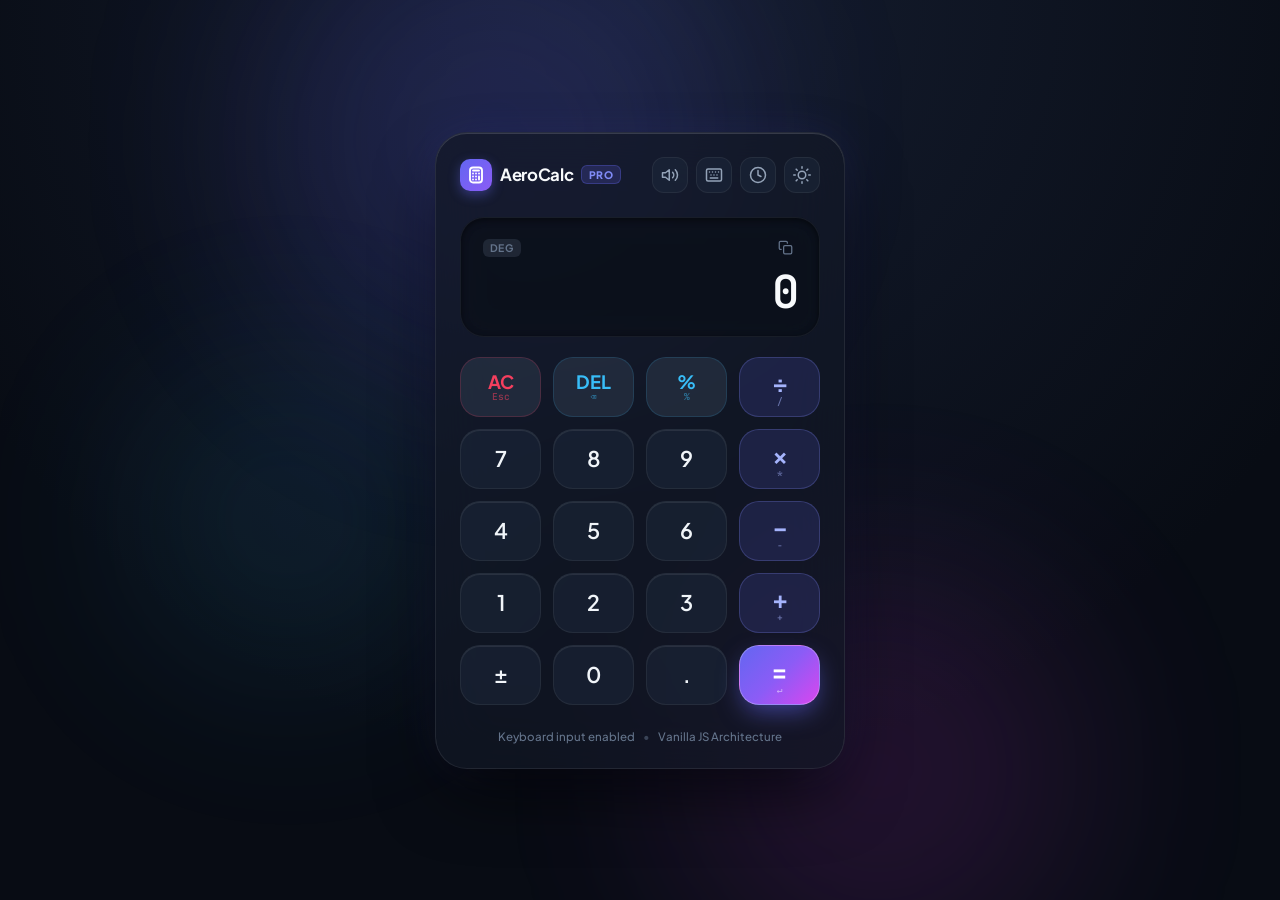
<file: Calculator/index.html>
<!DOCTYPE html>
<html lang="en" data-theme="dark">
<head>
  <meta charset="UTF-8">
  <meta name="viewport" content="width=device-width, initial-scale=1.0">
  <title>AeroCalc Pro — Modern JavaScript Calculator</title>
  <meta name="description" content="A professional, modern, responsive JavaScript calculator with glassmorphic UI, calculation history, dark/light theme, and keyboard support.">
  <meta name="keywords" content="javascript calculator, modern calculator, glassmorphism calculator, web calculator, responsive calculator">
  
  <!-- Google Fonts -->
  <link rel="preconnect" href="https://fonts.googleapis.com">
  <link rel="preconnect" href="https://fonts.gstatic.com" crossorigin>
  <link href="https://fonts.googleapis.com/css2?family=Plus+Jakarta+Sans:wght@300;400;500;600;700;800&family=JetBrains+Mono:wght@400;500;600&display=swap" rel="stylesheet">
  
  <!-- Stylesheets -->
  <link rel="stylesheet" href="css/style.css">
  <link rel="stylesheet" href="style.css">
  
  <!-- Favicon SVG -->
  <link rel="icon" type="image/svg+xml" href="data:image/svg+xml,%3Csvg xmlns='http://www.w3.org/2000/svg' viewBox='0 0 24 24' fill='%236366f1'%3E%3Cpath d='M19 3H5c-1.1 0-2 .9-2 2v14c0 1.1.9 2 2 2h14c1.1 0 2-.9 2-2V5c0-1.1-.9-2-2-2zm-6 14H7v-2h6v2zm4-4H7v-2h10v2zm0-4H7V7h10v2z'/%3E%3C/svg%3E">
</head>
<body>
  <!-- Ambient Gradient Background Elements -->
  <div class="ambient-glow glow-1" aria-hidden="true"></div>
  <div class="ambient-glow glow-2" aria-hidden="true"></div>
  <div class="ambient-glow glow-3" aria-hidden="true"></div>

  <!-- Toast Notification Container -->
  <div id="toast" class="toast" role="status" aria-live="polite">
    <span class="toast-icon">✓</span>
    <span class="toast-message">Copied to clipboard</span>
  </div>

  <main class="calculator-container" id="calculator-app">
    <!-- Calculator Card -->
    <section class="calculator-card" aria-label="Electronic Calculator">
      
      <!-- Top Navigation & Controls Header -->
      <header class="calculator-header">
        <div class="brand">
          <div class="brand-icon" aria-hidden="true">
            <svg width="18" height="18" viewBox="0 0 24 24" fill="none" stroke="currentColor" stroke-width="2.5" stroke-linecap="round" stroke-linejoin="round">
              <rect x="4" y="2" width="16" height="20" rx="4"></rect>
              <line x1="8" y1="6" x2="16" y2="6"></line>
              <line x1="16" y1="14" x2="16" y2="18"></line>
              <path d="M16 10h.01"></path>
              <path d="M12 10h.01"></path>
              <path d="M8 10h.01"></path>
              <path d="M12 14h.01"></path>
              <path d="M8 14h.01"></path>
              <path d="M12 18h.01"></path>
              <path d="M8 18h.01"></path>
            </svg>
          </div>
          <span class="brand-name">AeroCalc</span>
          <span class="brand-tag">PRO</span>
        </div>

        <div class="header-actions">
          <!-- Audio Toggle -->
          <button id="sound-toggle-btn" class="icon-btn" aria-label="Toggle sound effects" title="Sound Effects (Mute / Unmute)">
            <svg class="icon-sound-on" width="18" height="18" viewBox="0 0 24 24" fill="none" stroke="currentColor" stroke-width="2" stroke-linecap="round" stroke-linejoin="round">
              <polygon points="11 5 6 9 2 9 2 15 6 15 11 19 11 5"></polygon>
              <path d="M19.07 4.93a10 10 0 0 1 0 14.14M15.54 8.46a5 5 0 0 1 0 7.07"></path>
            </svg>
            <svg class="icon-sound-off hide" width="18" height="18" viewBox="0 0 24 24" fill="none" stroke="currentColor" stroke-width="2" stroke-linecap="round" stroke-linejoin="round">
              <polygon points="11 5 6 9 2 9 2 15 6 15 11 19 11 5"></polygon>
              <line x1="23" y1="9" x2="17" y2="15"></line>
              <line x1="17" y1="9" x2="23" y2="15"></line>
            </svg>
          </button>

          <!-- Keyboard Shortcuts Modal Button -->
          <button id="shortcuts-btn" class="icon-btn" aria-label="Keyboard Shortcuts" title="Keyboard Shortcuts Guide">
            <svg width="18" height="18" viewBox="0 0 24 24" fill="none" stroke="currentColor" stroke-width="2" stroke-linecap="round" stroke-linejoin="round">
              <rect x="2" y="4" width="20" height="16" rx="2"></rect>
              <path d="M6 8h.001M10 8h.001M14 8h.001M18 8h.001M8 12h.001M12 12h.001M16 12h.001M7 16h10"></path>
            </svg>
          </button>

          <!-- History Drawer Toggle -->
          <button id="history-toggle-btn" class="icon-btn relative" aria-label="Open Calculation History" title="Calculation History">
            <svg width="18" height="18" viewBox="0 0 24 24" fill="none" stroke="currentColor" stroke-width="2" stroke-linecap="round" stroke-linejoin="round">
              <circle cx="12" cy="12" r="10"></circle>
              <polyline points="12 6 12 12 16 14"></polyline>
            </svg>
            <span id="history-badge" class="badge">0</span>
          </button>

          <!-- Dark / Light Theme Toggle -->
          <button id="theme-toggle-btn" class="icon-btn" aria-label="Toggle Theme" title="Toggle Dark/Light Mode">
            <svg class="icon-sun" width="18" height="18" viewBox="0 0 24 24" fill="none" stroke="currentColor" stroke-width="2" stroke-linecap="round" stroke-linejoin="round">
              <circle cx="12" cy="12" r="5"></circle>
              <line x1="12" y1="1" x2="12" y2="3"></line>
              <line x1="12" y1="21" x2="12" y2="23"></line>
              <line x1="4.22" y1="4.22" x2="5.64" y2="5.64"></line>
              <line x1="18.36" y1="18.36" x2="19.78" y2="19.78"></line>
              <line x1="1" y1="12" x2="3" y2="12"></line>
              <line x1="21" y1="12" x2="23" y2="12"></line>
              <line x1="4.22" y1="19.78" x2="5.64" y2="18.36"></line>
              <line x1="18.36" y1="5.64" x2="19.78" y2="4.22"></line>
            </svg>
            <svg class="icon-moon hide" width="18" height="18" viewBox="0 0 24 24" fill="none" stroke="currentColor" stroke-width="2" stroke-linecap="round" stroke-linejoin="round">
              <path d="M21 12.79A9 9 0 1 1 11.21 3 7 7 0 0 0 21 12.79z"></path>
            </svg>
          </button>
        </div>
      </header>

      <!-- Calculator Screen Display -->
      <section class="calculator-display" aria-live="polite">
        <div class="display-top">
          <span class="mode-indicator" id="mode-badge">DEG</span>
          <div class="display-expression" id="previous-operand" title="Previous operation"></div>
          <button id="copy-btn" class="copy-action-btn" aria-label="Copy current result" title="Copy result to clipboard">
            <svg width="15" height="15" viewBox="0 0 24 24" fill="none" stroke="currentColor" stroke-width="2" stroke-linecap="round" stroke-linejoin="round">
              <rect x="9" y="9" width="13" height="13" rx="2" ry="2"></rect>
              <path d="M5 15H4a2 2 0 0 1-2-2V4a2 2 0 0 1 2-2h9a2 2 0 0 1 2 2v1"></path>
            </svg>
          </button>
        </div>

        <div class="display-main">
          <div class="display-value" id="current-operand" tabindex="0" role="textbox" aria-readonly="true">0</div>
        </div>
      </section>

      <!-- Calculator Keypad Grid -->
      <section class="calculator-keypad" role="grid" aria-label="Calculator Keypad">
        <!-- Row 1 -->
        <button type="button" class="btn btn-action" data-action="clear" id="btn-clear" aria-label="All Clear (AC)">
          <span>AC</span>
          <span class="btn-subtext">Esc</span>
        </button>
        <button type="button" class="btn btn-action" data-action="delete" id="btn-delete" aria-label="Delete Backspace (DEL)">
          <span>DEL</span>
          <span class="btn-subtext">⌫</span>
        </button>
        <button type="button" class="btn btn-action" data-action="percent" id="btn-percent" aria-label="Percentage (%)">
          <span>%</span>
          <span class="btn-subtext">%</span>
        </button>
        <button type="button" class="btn btn-operator" data-operator="÷" id="btn-divide" aria-label="Divide (÷)">
          <span>÷</span>
          <span class="btn-subtext">/</span>
        </button>

        <!-- Row 2 -->
        <button type="button" class="btn btn-num" data-number="7" id="btn-7" aria-label="Number 7">7</button>
        <button type="button" class="btn btn-num" data-number="8" id="btn-8" aria-label="Number 8">8</button>
        <button type="button" class="btn btn-num" data-number="9" id="btn-9" aria-label="Number 9">9</button>
        <button type="button" class="btn btn-operator" data-operator="×" id="btn-multiply" aria-label="Multiply (×)">
          <span>×</span>
          <span class="btn-subtext">*</span>
        </button>

        <!-- Row 3 -->
        <button type="button" class="btn btn-num" data-number="4" id="btn-4" aria-label="Number 4">4</button>
        <button type="button" class="btn btn-num" data-number="5" id="btn-5" aria-label="Number 5">5</button>
        <button type="button" class="btn btn-num" data-number="6" id="btn-6" aria-label="Number 6">6</button>
        <button type="button" class="btn btn-operator" data-operator="-" id="btn-subtract" aria-label="Subtract (-)">
          <span>−</span>
          <span class="btn-subtext">-</span>
        </button>

        <!-- Row 4 -->
        <button type="button" class="btn btn-num" data-number="1" id="btn-1" aria-label="Number 1">1</button>
        <button type="button" class="btn btn-num" data-number="2" id="btn-2" aria-label="Number 2">2</button>
        <button type="button" class="btn btn-num" data-number="3" id="btn-3" aria-label="Number 3">3</button>
        <button type="button" class="btn btn-operator" data-operator="+" id="btn-add" aria-label="Add (+)">
          <span>+</span>
          <span class="btn-subtext">+</span>
        </button>

        <!-- Row 5 -->
        <button type="button" class="btn btn-num" data-action="toggle-sign" id="btn-sign" aria-label="Positive Negative Toggle (+/-)">
          <span>±</span>
        </button>
        <button type="button" class="btn btn-num" data-number="0" id="btn-0" aria-label="Number 0">0</button>
        <button type="button" class="btn btn-num" data-number="." id="btn-decimal" aria-label="Decimal point (.)">.</button>
        <button type="button" class="btn btn-equals" data-action="calculate" id="btn-equals" aria-label="Calculate Equals (=)">
          <span>=</span>
          <span class="btn-subtext">↵</span>
        </button>
      </section>

      <!-- Keypad Footer Help Notice -->
      <footer class="calculator-footer">
        <span>Keyboard input enabled</span>
        <span class="dot-separator">•</span>
        <span>Vanilla JS Architecture</span>
      </footer>
    </section>

    <!-- Side History Drawer / Panel -->
    <aside id="history-panel" class="history-panel" aria-label="Calculation History Drawer">
      <div class="history-panel-header">
        <div class="history-panel-title">
          <svg width="18" height="18" viewBox="0 0 24 24" fill="none" stroke="currentColor" stroke-width="2">
            <circle cx="12" cy="12" r="10"></circle>
            <polyline points="12 6 12 12 16 14"></polyline>
          </svg>
          <h3>History</h3>
        </div>
        <div class="history-header-actions">
          <button id="clear-history-btn" class="text-action-btn" aria-label="Clear All History">Clear</button>
          <button id="close-history-btn" class="icon-btn-sm" aria-label="Close History">✕</button>
        </div>
      </div>

      <div class="history-list" id="history-list" role="feed" aria-busy="false">
        <!-- Rendered dynamically by script.js -->
        <div class="history-empty">
          <svg width="40" height="40" viewBox="0 0 24 24" fill="none" stroke="currentColor" stroke-width="1.5">
            <path d="M12 8v4l3 3m6-3a9 9 0 11-18 0 9 9 0 0118 0z"></path>
          </svg>
          <p>No calculations yet</p>
          <span class="history-empty-sub">Your previous calculations will appear here.</span>
        </div>
      </div>
    </aside>

    <!-- Keyboard Shortcuts Modal Dialog -->
    <div id="shortcuts-modal" class="modal-overlay hide" role="dialog" aria-modal="true" aria-labelledby="modal-title">
      <div class="modal-box">
        <div class="modal-header">
          <h3 id="modal-title">Keyboard Shortcuts</h3>
          <button id="close-modal-btn" class="icon-btn-sm" aria-label="Close Modal">✕</button>
        </div>
        <div class="modal-body">
          <ul class="shortcuts-list">
            <li>
              <span>Numbers</span>
              <kbd>0 - 9</kbd>
            </li>
            <li>
              <span>Decimal Point</span>
              <kbd>.</kbd>
            </li>
            <li>
              <span>Operations (+, −, ×, ÷)</span>
              <div><kbd>+</kbd> <kbd>-</kbd> <kbd>*</kbd> <kbd>/</kbd></div>
            </li>
            <li>
              <span>Calculate Equals</span>
              <div><kbd>Enter</kbd> or <kbd>=</kbd></div>
            </li>
            <li>
              <span>Percentage</span>
              <kbd>%</kbd>
            </li>
            <li>
              <span>Delete / Backspace</span>
              <kbd>Backspace</kbd>
            </li>
            <li>
              <span>All Clear</span>
              <kbd>Escape</kbd> or <kbd>c</kbd>
            </li>
            <li>
              <span>Copy Result</span>
              <kbd>Ctrl + C</kbd>
            </li>
            <li>
              <span>History Toggle</span>
              <kbd>h</kbd>
            </li>
          </ul>
        </div>
      </div>
    </div>
  </main>

  <!-- Application Script -->
  <script src="js/script.js"></script>
  <script src="script.js"></script>
</body>
</html>
</file>
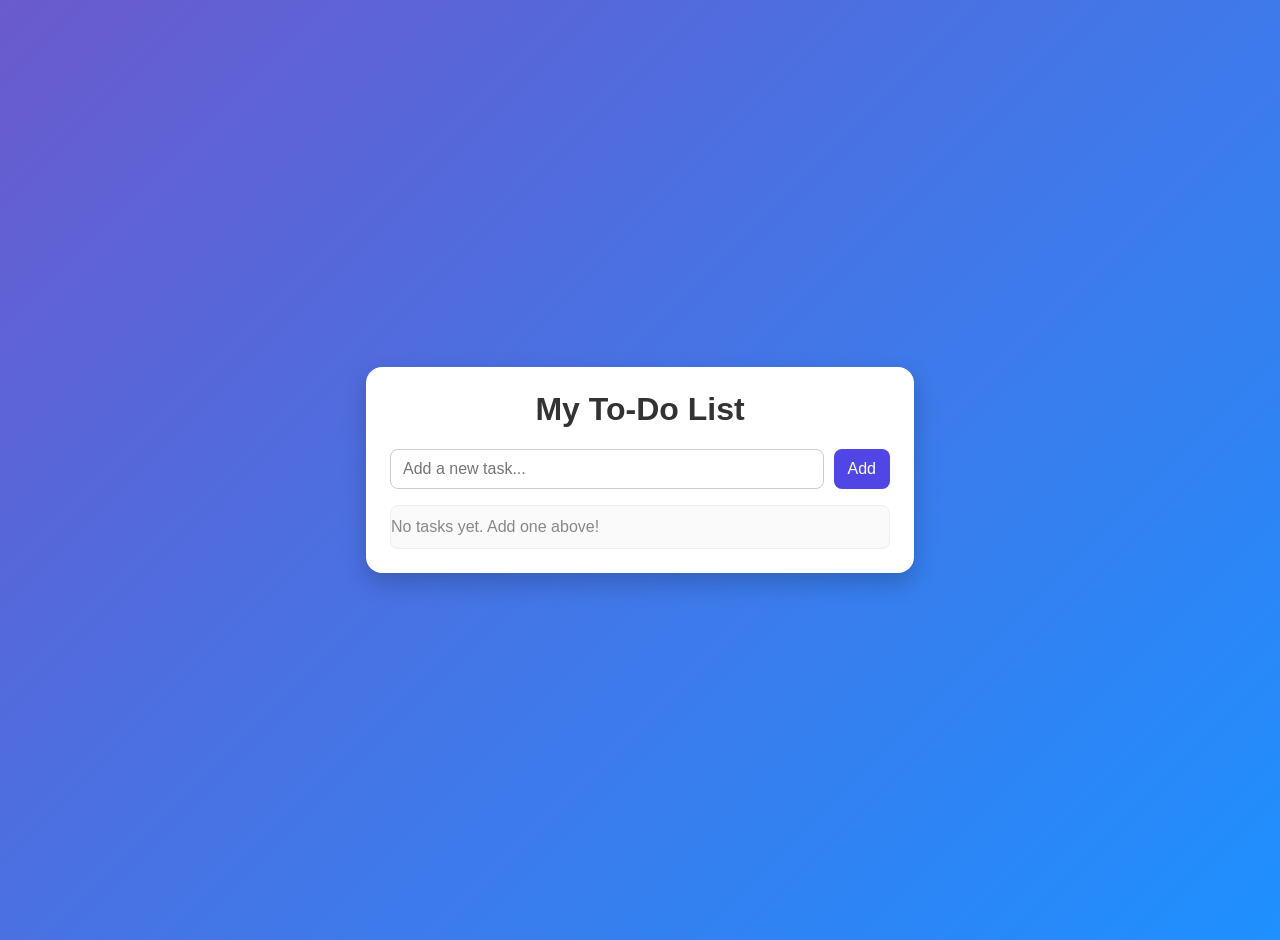
<file: To dolist/index.html>
<!DOCTYPE html>
<html lang="en">
<head>
  <meta charset="UTF-8" />
  <meta name="viewport" content="width=device-width, initial-scale=1.0" />
  <title>To-Do List</title>
  <link rel="stylesheet" href="styles.css" />
</head>
<body>
  <div class="app">
    <h1>My To-Do List</h1>
    <div class="input-row">
      <input id="taskInput" type="text" placeholder="Add a new task..." />
      <button id="addBtn">Add</button>
    </div>
    <ul id="taskList"></ul>
  </div>

  <script src="script.js"></script>
</body>
</html>
</file>
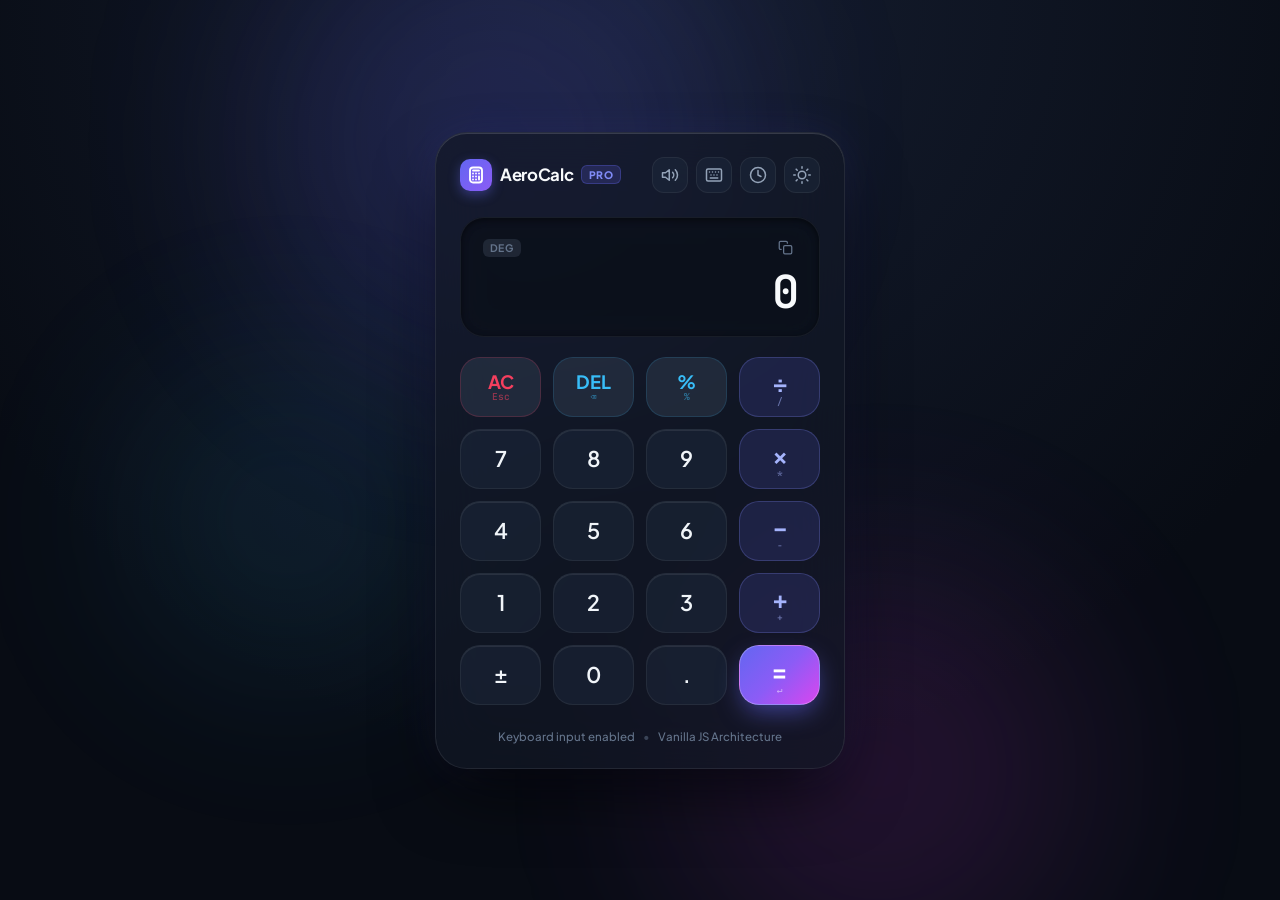
<file: Calculator/js-calculator/index.html>
<!DOCTYPE html>
<html lang="en" data-theme="dark">
<head>
  <meta charset="UTF-8">
  <meta name="viewport" content="width=device-width, initial-scale=1.0">
  <title>AeroCalc Pro — Modern JavaScript Calculator</title>
  <meta name="description" content="A professional, modern, responsive JavaScript calculator with glassmorphic UI, calculation history, dark/light theme, and keyboard support.">
  <meta name="keywords" content="javascript calculator, modern calculator, glassmorphism calculator, web calculator, responsive calculator">
  
  <!-- Google Fonts -->
  <link rel="preconnect" href="https://fonts.googleapis.com">
  <link rel="preconnect" href="https://fonts.gstatic.com" crossorigin>
  <link href="https://fonts.googleapis.com/css2?family=Plus+Jakarta+Sans:wght@300;400;500;600;700;800&family=JetBrains+Mono:wght@400;500;600&display=swap" rel="stylesheet">
  
  <!-- Stylesheets -->
  <link rel="stylesheet" href="css/style.css">
  <link rel="stylesheet" href="style.css">
  
  <!-- Favicon SVG -->
  <link rel="icon" type="image/svg+xml" href="data:image/svg+xml,%3Csvg xmlns='http://www.w3.org/2000/svg' viewBox='0 0 24 24' fill='%236366f1'%3E%3Cpath d='M19 3H5c-1.1 0-2 .9-2 2v14c0 1.1.9 2 2 2h14c1.1 0 2-.9 2-2V5c0-1.1-.9-2-2-2zm-6 14H7v-2h6v2zm4-4H7v-2h10v2zm0-4H7V7h10v2z'/%3E%3C/svg%3E">
</head>
<body>
  <!-- Ambient Gradient Background Elements -->
  <div class="ambient-glow glow-1" aria-hidden="true"></div>
  <div class="ambient-glow glow-2" aria-hidden="true"></div>
  <div class="ambient-glow glow-3" aria-hidden="true"></div>

  <!-- Toast Notification Container -->
  <div id="toast" class="toast" role="status" aria-live="polite">
    <span class="toast-icon">✓</span>
    <span class="toast-message">Copied to clipboard</span>
  </div>

  <main class="calculator-container" id="calculator-app">
    <!-- Calculator Card -->
    <section class="calculator-card" aria-label="Electronic Calculator">
      
      <!-- Top Navigation & Controls Header -->
      <header class="calculator-header">
        <div class="brand">
          <div class="brand-icon" aria-hidden="true">
            <svg width="18" height="18" viewBox="0 0 24 24" fill="none" stroke="currentColor" stroke-width="2.5" stroke-linecap="round" stroke-linejoin="round">
              <rect x="4" y="2" width="16" height="20" rx="4"></rect>
              <line x1="8" y1="6" x2="16" y2="6"></line>
              <line x1="16" y1="14" x2="16" y2="18"></line>
              <path d="M16 10h.01"></path>
              <path d="M12 10h.01"></path>
              <path d="M8 10h.01"></path>
              <path d="M12 14h.01"></path>
              <path d="M8 14h.01"></path>
              <path d="M12 18h.01"></path>
              <path d="M8 18h.01"></path>
            </svg>
          </div>
          <span class="brand-name">AeroCalc</span>
          <span class="brand-tag">PRO</span>
        </div>

        <div class="header-actions">
          <!-- Audio Toggle -->
          <button id="sound-toggle-btn" class="icon-btn" aria-label="Toggle sound effects" title="Sound Effects (Mute / Unmute)">
            <svg class="icon-sound-on" width="18" height="18" viewBox="0 0 24 24" fill="none" stroke="currentColor" stroke-width="2" stroke-linecap="round" stroke-linejoin="round">
              <polygon points="11 5 6 9 2 9 2 15 6 15 11 19 11 5"></polygon>
              <path d="M19.07 4.93a10 10 0 0 1 0 14.14M15.54 8.46a5 5 0 0 1 0 7.07"></path>
            </svg>
            <svg class="icon-sound-off hide" width="18" height="18" viewBox="0 0 24 24" fill="none" stroke="currentColor" stroke-width="2" stroke-linecap="round" stroke-linejoin="round">
              <polygon points="11 5 6 9 2 9 2 15 6 15 11 19 11 5"></polygon>
              <line x1="23" y1="9" x2="17" y2="15"></line>
              <line x1="17" y1="9" x2="23" y2="15"></line>
            </svg>
          </button>

          <!-- Keyboard Shortcuts Modal Button -->
          <button id="shortcuts-btn" class="icon-btn" aria-label="Keyboard Shortcuts" title="Keyboard Shortcuts Guide">
            <svg width="18" height="18" viewBox="0 0 24 24" fill="none" stroke="currentColor" stroke-width="2" stroke-linecap="round" stroke-linejoin="round">
              <rect x="2" y="4" width="20" height="16" rx="2"></rect>
              <path d="M6 8h.001M10 8h.001M14 8h.001M18 8h.001M8 12h.001M12 12h.001M16 12h.001M7 16h10"></path>
            </svg>
          </button>

          <!-- History Drawer Toggle -->
          <button id="history-toggle-btn" class="icon-btn relative" aria-label="Open Calculation History" title="Calculation History">
            <svg width="18" height="18" viewBox="0 0 24 24" fill="none" stroke="currentColor" stroke-width="2" stroke-linecap="round" stroke-linejoin="round">
              <circle cx="12" cy="12" r="10"></circle>
              <polyline points="12 6 12 12 16 14"></polyline>
            </svg>
            <span id="history-badge" class="badge">0</span>
          </button>

          <!-- Dark / Light Theme Toggle -->
          <button id="theme-toggle-btn" class="icon-btn" aria-label="Toggle Theme" title="Toggle Dark/Light Mode">
            <svg class="icon-sun" width="18" height="18" viewBox="0 0 24 24" fill="none" stroke="currentColor" stroke-width="2" stroke-linecap="round" stroke-linejoin="round">
              <circle cx="12" cy="12" r="5"></circle>
              <line x1="12" y1="1" x2="12" y2="3"></line>
              <line x1="12" y1="21" x2="12" y2="23"></line>
              <line x1="4.22" y1="4.22" x2="5.64" y2="5.64"></line>
              <line x1="18.36" y1="18.36" x2="19.78" y2="19.78"></line>
              <line x1="1" y1="12" x2="3" y2="12"></line>
              <line x1="21" y1="12" x2="23" y2="12"></line>
              <line x1="4.22" y1="19.78" x2="5.64" y2="18.36"></line>
              <line x1="18.36" y1="5.64" x2="19.78" y2="4.22"></line>
            </svg>
            <svg class="icon-moon hide" width="18" height="18" viewBox="0 0 24 24" fill="none" stroke="currentColor" stroke-width="2" stroke-linecap="round" stroke-linejoin="round">
              <path d="M21 12.79A9 9 0 1 1 11.21 3 7 7 0 0 0 21 12.79z"></path>
            </svg>
          </button>
        </div>
      </header>

      <!-- Calculator Screen Display -->
      <section class="calculator-display" aria-live="polite">
        <div class="display-top">
          <span class="mode-indicator" id="mode-badge">DEG</span>
          <div class="display-expression" id="previous-operand" title="Previous operation"></div>
          <button id="copy-btn" class="copy-action-btn" aria-label="Copy current result" title="Copy result to clipboard">
            <svg width="15" height="15" viewBox="0 0 24 24" fill="none" stroke="currentColor" stroke-width="2" stroke-linecap="round" stroke-linejoin="round">
              <rect x="9" y="9" width="13" height="13" rx="2" ry="2"></rect>
              <path d="M5 15H4a2 2 0 0 1-2-2V4a2 2 0 0 1 2-2h9a2 2 0 0 1 2 2v1"></path>
            </svg>
          </button>
        </div>

        <div class="display-main">
          <div class="display-value" id="current-operand" tabindex="0" role="textbox" aria-readonly="true">0</div>
        </div>
      </section>

      <!-- Calculator Keypad Grid -->
      <section class="calculator-keypad" role="grid" aria-label="Calculator Keypad">
        <!-- Row 1 -->
        <button type="button" class="btn btn-action" data-action="clear" id="btn-clear" aria-label="All Clear (AC)">
          <span>AC</span>
          <span class="btn-subtext">Esc</span>
        </button>
        <button type="button" class="btn btn-action" data-action="delete" id="btn-delete" aria-label="Delete Backspace (DEL)">
          <span>DEL</span>
          <span class="btn-subtext">⌫</span>
        </button>
        <button type="button" class="btn btn-action" data-action="percent" id="btn-percent" aria-label="Percentage (%)">
          <span>%</span>
          <span class="btn-subtext">%</span>
        </button>
        <button type="button" class="btn btn-operator" data-operator="÷" id="btn-divide" aria-label="Divide (÷)">
          <span>÷</span>
          <span class="btn-subtext">/</span>
        </button>

        <!-- Row 2 -->
        <button type="button" class="btn btn-num" data-number="7" id="btn-7" aria-label="Number 7">7</button>
        <button type="button" class="btn btn-num" data-number="8" id="btn-8" aria-label="Number 8">8</button>
        <button type="button" class="btn btn-num" data-number="9" id="btn-9" aria-label="Number 9">9</button>
        <button type="button" class="btn btn-operator" data-operator="×" id="btn-multiply" aria-label="Multiply (×)">
          <span>×</span>
          <span class="btn-subtext">*</span>
        </button>

        <!-- Row 3 -->
        <button type="button" class="btn btn-num" data-number="4" id="btn-4" aria-label="Number 4">4</button>
        <button type="button" class="btn btn-num" data-number="5" id="btn-5" aria-label="Number 5">5</button>
        <button type="button" class="btn btn-num" data-number="6" id="btn-6" aria-label="Number 6">6</button>
        <button type="button" class="btn btn-operator" data-operator="-" id="btn-subtract" aria-label="Subtract (-)">
          <span>−</span>
          <span class="btn-subtext">-</span>
        </button>

        <!-- Row 4 -->
        <button type="button" class="btn btn-num" data-number="1" id="btn-1" aria-label="Number 1">1</button>
        <button type="button" class="btn btn-num" data-number="2" id="btn-2" aria-label="Number 2">2</button>
        <button type="button" class="btn btn-num" data-number="3" id="btn-3" aria-label="Number 3">3</button>
        <button type="button" class="btn btn-operator" data-operator="+" id="btn-add" aria-label="Add (+)">
          <span>+</span>
          <span class="btn-subtext">+</span>
        </button>

        <!-- Row 5 -->
        <button type="button" class="btn btn-num" data-action="toggle-sign" id="btn-sign" aria-label="Positive Negative Toggle (+/-)">
          <span>±</span>
        </button>
        <button type="button" class="btn btn-num" data-number="0" id="btn-0" aria-label="Number 0">0</button>
        <button type="button" class="btn btn-num" data-number="." id="btn-decimal" aria-label="Decimal point (.)">.</button>
        <button type="button" class="btn btn-equals" data-action="calculate" id="btn-equals" aria-label="Calculate Equals (=)">
          <span>=</span>
          <span class="btn-subtext">↵</span>
        </button>
      </section>

      <!-- Keypad Footer Help Notice -->
      <footer class="calculator-footer">
        <span>Keyboard input enabled</span>
        <span class="dot-separator">•</span>
        <span>Vanilla JS Architecture</span>
      </footer>
    </section>

    <!-- Side History Drawer / Panel -->
    <aside id="history-panel" class="history-panel" aria-label="Calculation History Drawer">
      <div class="history-panel-header">
        <div class="history-panel-title">
          <svg width="18" height="18" viewBox="0 0 24 24" fill="none" stroke="currentColor" stroke-width="2">
            <circle cx="12" cy="12" r="10"></circle>
            <polyline points="12 6 12 12 16 14"></polyline>
          </svg>
          <h3>History</h3>
        </div>
        <div class="history-header-actions">
          <button id="clear-history-btn" class="text-action-btn" aria-label="Clear All History">Clear</button>
          <button id="close-history-btn" class="icon-btn-sm" aria-label="Close History">✕</button>
        </div>
      </div>

      <div class="history-list" id="history-list" role="feed" aria-busy="false">
        <div class="history-empty">
          <svg width="40" height="40" viewBox="0 0 24 24" fill="none" stroke="currentColor" stroke-width="1.5">
            <path d="M12 8v4l3 3m6-3a9 9 0 11-18 0 9 9 0 0118 0z"></path>
          </svg>
          <p>No calculations yet</p>
          <span class="history-empty-sub">Your previous calculations will appear here.</span>
        </div>
      </div>
    </aside>

    <!-- Keyboard Shortcuts Modal Dialog -->
    <div id="shortcuts-modal" class="modal-overlay hide" role="dialog" aria-modal="true" aria-labelledby="modal-title">
      <div class="modal-box">
        <div class="modal-header">
          <h3 id="modal-title">Keyboard Shortcuts</h3>
          <button id="close-modal-btn" class="icon-btn-sm" aria-label="Close Modal">✕</button>
        </div>
        <div class="modal-body">
          <ul class="shortcuts-list">
            <li>
              <span>Numbers</span>
              <kbd>0 - 9</kbd>
            </li>
            <li>
              <span>Decimal Point</span>
              <kbd>.</kbd>
            </li>
            <li>
              <span>Operations (+, −, ×, ÷)</span>
              <div><kbd>+</kbd> <kbd>-</kbd> <kbd>*</kbd> <kbd>/</kbd></div>
            </li>
            <li>
              <span>Calculate Equals</span>
              <div><kbd>Enter</kbd> or <kbd>=</kbd></div>
            </li>
            <li>
              <span>Percentage</span>
              <kbd>%</kbd>
            </li>
            <li>
              <span>Delete / Backspace</span>
              <kbd>Backspace</kbd>
            </li>
            <li>
              <span>All Clear</span>
              <kbd>Escape</kbd> or <kbd>c</kbd>
            </li>
            <li>
              <span>Copy Result</span>
              <kbd>Ctrl + C</kbd>
            </li>
            <li>
              <span>History Toggle</span>
              <kbd>h</kbd>
            </li>
          </ul>
        </div>
      </div>
    </div>
  </main>

  <!-- Application Script -->
  <script src="js/script.js"></script>
  <script src="script.js"></script>
</body>
</html>
</file>
<file: Calculator/css/style.css>
/* ==========================================================================
   AeroCalc Pro — Modern JavaScript Calculator Design System
   Design: Premium Glassmorphism, Dynamic Theming, Fluid Typography
   ========================================================================== */

/* --------------------------------------------------------------------------
   1. CSS Variables & Theme Tokens
   -------------------------------------------------------------------------- */
:root {
  /* Dark Theme (Default) */
  --bg-body: #080c14;
  --bg-gradient: radial-gradient(circle at 50% 0%, #151d30 0%, #080c14 70%);
  
  --card-bg: rgba(18, 24, 38, 0.72);
  --card-border: rgba(255, 255, 255, 0.08);
  --card-border-highlight: rgba(255, 255, 255, 0.18);
  --card-shadow: 0 30px 70px -15px rgba(0, 0, 0, 0.8),
                 0 0 45px rgba(99, 102, 241, 0.12),
                 inset 0 1px 0 rgba(255, 255, 255, 0.15);

  --display-bg: rgba(10, 14, 23, 0.65);
  --display-border: rgba(255, 255, 255, 0.05);
  --display-shadow: inset 0 2px 6px rgba(0, 0, 0, 0.5);

  --text-primary: #f8fafc;
  --text-secondary: #94a3b8;
  --text-muted: #64748b;
  --text-brand: #818cf8;

  --btn-num-bg: rgba(30, 41, 59, 0.55);
  --btn-num-hover: rgba(51, 65, 85, 0.85);
  --btn-num-border: rgba(255, 255, 255, 0.06);
  --btn-num-text: #f1f5f9;

  --btn-action-bg: rgba(51, 65, 85, 0.45);
  --btn-action-hover: rgba(71, 85, 105, 0.8);
  --btn-action-border: rgba(56, 189, 248, 0.15);
  --btn-action-text: #38bdf8;

  --btn-op-bg: rgba(99, 102, 241, 0.16);
  --btn-op-hover: rgba(99, 102, 241, 0.32);
  --btn-op-border: rgba(129, 140, 248, 0.25);
  --btn-op-text: #a5b4fc;
  --btn-op-active-glow: rgba(99, 102, 241, 0.4);

  --btn-equals-bg: linear-gradient(135deg, #6366f1 0%, #8b5cf6 50%, #d946ef 100%);
  --btn-equals-hover: linear-gradient(135deg, #4f46e5 0%, #7c3aed 50%, #c026d3 100%);
  --btn-equals-border: rgba(255, 255, 255, 0.25);
  --btn-equals-text: #ffffff;
  --btn-equals-shadow: 0 10px 25px -4px rgba(99, 102, 241, 0.55);

  --history-panel-bg: rgba(13, 19, 33, 0.88);
  --history-item-bg: rgba(30, 41, 59, 0.45);
  --history-item-hover: rgba(51, 65, 85, 0.65);
  --history-item-border: rgba(255, 255, 255, 0.06);

  --modal-overlay-bg: rgba(0, 0, 0, 0.7);
  --modal-bg: rgba(18, 24, 38, 0.95);
  --modal-border: rgba(255, 255, 255, 0.1);

  --kbd-bg: rgba(255, 255, 255, 0.1);
  --kbd-border: rgba(255, 255, 255, 0.15);
  --kbd-text: #e2e8f0;

  --glow-color-1: rgba(99, 102, 241, 0.25);
  --glow-color-2: rgba(217, 70, 239, 0.18);
  --glow-color-3: rgba(56, 189, 248, 0.15);

  --transition-fast: 0.15s cubic-bezier(0.4, 0, 0.2, 1);
  --transition-normal: 0.25s cubic-bezier(0.4, 0, 0.2, 1);
  --transition-bounce: 0.3s cubic-bezier(0.34, 1.56, 0.64, 1);
}

/* Light Theme */
[data-theme="light"] {
  --bg-body: #f1f5f9;
  --bg-gradient: radial-gradient(circle at 50% 0%, #e2e8f0 0%, #f1f5f9 70%);

  --card-bg: rgba(255, 255, 255, 0.8);
  --card-border: rgba(255, 255, 255, 0.85);
  --card-border-highlight: rgba(255, 255, 255, 1);
  --card-shadow: 0 30px 60px -15px rgba(100, 116, 139, 0.25),
                 0 0 35px rgba(99, 102, 241, 0.08),
                 inset 0 1px 0 rgba(255, 255, 255, 0.9);

  --display-bg: rgba(248, 250, 252, 0.85);
  --display-border: rgba(226, 232, 240, 0.8);
  --display-shadow: inset 0 2px 4px rgba(148, 163, 184, 0.15);

  --text-primary: #0f172a;
  --text-secondary: #475569;
  --text-muted: #94a3b8;
  --text-brand: #4f46e5;

  --btn-num-bg: rgba(255, 255, 255, 0.95);
  --btn-num-hover: #ffffff;
  --btn-num-border: rgba(226, 232, 240, 0.9);
  --btn-num-text: #1e293b;

  --btn-action-bg: rgba(224, 231, 255, 0.65);
  --btn-action-hover: rgba(224, 231, 255, 0.95);
  --btn-action-border: rgba(99, 102, 241, 0.18);
  --btn-action-text: #2563eb;

  --btn-op-bg: rgba(243, 232, 255, 0.8);
  --btn-op-hover: rgba(233, 213, 255, 1);
  --btn-op-border: rgba(168, 85, 247, 0.2);
  --btn-op-text: #7c3aed;
  --btn-op-active-glow: rgba(168, 85, 247, 0.35);

  --btn-equals-bg: linear-gradient(135deg, #4f46e5 0%, #7c3aed 100%);
  --btn-equals-hover: linear-gradient(135deg, #4338ca 0%, #6d28d9 100%);
  --btn-equals-border: rgba(255, 255, 255, 0.4);
  --btn-equals-text: #ffffff;
  --btn-equals-shadow: 0 10px 25px -4px rgba(79, 70, 229, 0.4);

  --history-panel-bg: rgba(255, 255, 255, 0.95);
  --history-item-bg: rgba(241, 245, 249, 0.8);
  --history-item-hover: rgba(226, 232, 240, 0.95);
  --history-item-border: rgba(226, 232, 240, 0.8);

  --modal-overlay-bg: rgba(15, 23, 42, 0.4);
  --modal-bg: rgba(255, 255, 255, 0.96);
  --modal-border: rgba(226, 232, 240, 0.9);

  --kbd-bg: rgba(15, 23, 42, 0.08);
  --kbd-border: rgba(15, 23, 42, 0.12);
  --kbd-text: #1e293b;

  --glow-color-1: rgba(99, 102, 241, 0.12);
  --glow-color-2: rgba(217, 70, 239, 0.09);
  --glow-color-3: rgba(56, 189, 248, 0.1);
}

/* --------------------------------------------------------------------------
   2. Reset & Global Base
   -------------------------------------------------------------------------- */
*, *::before, *::after {
  box-sizing: border-box;
  margin: 0;
  padding: 0;
  -webkit-tap-highlight-color: transparent;
}

body {
  font-family: 'Plus Jakarta Sans', -apple-system, BlinkMacSystemFont, "Segoe UI", Roboto, sans-serif;
  background-color: var(--bg-body);
  background-image: var(--bg-gradient);
  color: var(--text-primary);
  min-height: 100vh;
  display: flex;
  align-items: center;
  justify-content: center;
  padding: 1.5rem;
  overflow-x: hidden;
  position: relative;
  transition: background 0.4s ease, color 0.4s ease;
}

/* Accessible focus styles */
button:focus-visible, [tabindex="0"]:focus-visible {
  outline: 2px solid var(--text-brand);
  outline-offset: 2px;
}

/* --------------------------------------------------------------------------
   3. Ambient Decorative Glow Blobs
   -------------------------------------------------------------------------- */
.ambient-glow {
  position: fixed;
  border-radius: 50%;
  filter: blur(100px);
  z-index: 0;
  pointer-events: none;
  opacity: 0.7;
  transition: background 0.5s ease;
}

.glow-1 {
  width: 480px;
  height: 480px;
  background: var(--glow-color-1);
  top: -100px;
  left: 20%;
  animation: floatOrb 18s ease-in-out infinite alternate;
}

.glow-2 {
  width: 420px;
  height: 420px;
  background: var(--glow-color-2);
  bottom: -80px;
  right: 15%;
  animation: floatOrb 14s ease-in-out infinite alternate-reverse;
}

.glow-3 {
  width: 320px;
  height: 320px;
  background: var(--glow-color-3);
  top: 40%;
  left: 10%;
  animation: floatOrb 22s ease-in-out infinite alternate;
}

@keyframes floatOrb {
  0% { transform: translate(0, 0) scale(1); }
  50% { transform: translate(40px, 30px) scale(1.08); }
  100% { transform: translate(-30px, 50px) scale(0.95); }
}

/* --------------------------------------------------------------------------
   4. Calculator Container Layout
   -------------------------------------------------------------------------- */
.calculator-container {
  position: relative;
  z-index: 1;
  display: flex;
  align-items: center;
  justify-content: center;
  width: 100%;
  max-width: 410px;
}

.calculator-card {
  width: 100%;
  background: var(--card-bg);
  backdrop-filter: blur(28px);
  -webkit-backdrop-filter: blur(28px);
  border: 1px solid var(--card-border);
  border-radius: 32px;
  box-shadow: var(--card-shadow);
  padding: 1.5rem;
  display: flex;
  flex-direction: column;
  gap: 1.25rem;
  transition: transform var(--transition-normal), box-shadow var(--transition-normal);
}

/* --------------------------------------------------------------------------
   5. Calculator Header
   -------------------------------------------------------------------------- */
.calculator-header {
  display: flex;
  align-items: center;
  justify-content: space-between;
  padding-bottom: 0.25rem;
}

.brand {
  display: flex;
  align-items: center;
  gap: 0.5rem;
  user-select: none;
}

.brand-icon {
  width: 32px;
  height: 32px;
  border-radius: 10px;
  background: linear-gradient(135deg, #6366f1, #8b5cf6);
  display: flex;
  align-items: center;
  justify-content: center;
  color: #ffffff;
  box-shadow: 0 4px 12px rgba(99, 102, 241, 0.4);
}

.brand-name {
  font-size: 1.05rem;
  font-weight: 700;
  letter-spacing: -0.02em;
  color: var(--text-primary);
}

.brand-tag {
  font-size: 0.65rem;
  font-weight: 800;
  letter-spacing: 0.05em;
  padding: 0.15rem 0.4rem;
  border-radius: 6px;
  background: rgba(99, 102, 241, 0.2);
  color: var(--text-brand);
  border: 1px solid rgba(99, 102, 241, 0.3);
}

.header-actions {
  display: flex;
  align-items: center;
  gap: 0.5rem;
}

.icon-btn {
  width: 36px;
  height: 36px;
  border-radius: 12px;
  background: var(--btn-num-bg);
  border: 1px solid var(--btn-num-border);
  color: var(--text-secondary);
  display: flex;
  align-items: center;
  justify-content: center;
  cursor: pointer;
  transition: all var(--transition-fast);
}

.icon-btn:hover {
  background: var(--btn-num-hover);
  color: var(--text-primary);
  transform: translateY(-1px);
}

.icon-btn:active {
  transform: translateY(1px) scale(0.95);
}

.icon-btn.relative {
  position: relative;
}

.badge {
  position: absolute;
  top: -4px;
  right: -4px;
  min-width: 17px;
  height: 17px;
  padding: 0 4px;
  border-radius: 9px;
  background: #6366f1;
  color: #ffffff;
  font-size: 0.65rem;
  font-weight: 700;
  display: flex;
  align-items: center;
  justify-content: center;
  box-shadow: 0 2px 6px rgba(99, 102, 241, 0.6);
  transition: transform var(--transition-bounce);
}

/* --------------------------------------------------------------------------
   6. Display Section
   -------------------------------------------------------------------------- */
.calculator-display {
  background: var(--display-bg);
  border: 1px solid var(--display-border);
  border-radius: 24px;
  box-shadow: var(--display-shadow);
  padding: 1.15rem 1.35rem;
  min-height: 120px;
  display: flex;
  flex-direction: column;
  justify-content: space-between;
  backdrop-filter: blur(16px);
  -webkit-backdrop-filter: blur(16px);
  position: relative;
  overflow: hidden;
  transition: border-color var(--transition-normal);
}

.calculator-display:hover {
  border-color: rgba(99, 102, 241, 0.25);
}

.display-top {
  display: flex;
  align-items: center;
  justify-content: space-between;
  gap: 0.5rem;
  min-height: 24px;
}

.mode-indicator {
  font-size: 0.65rem;
  font-weight: 700;
  text-transform: uppercase;
  letter-spacing: 0.06em;
  padding: 0.15rem 0.45rem;
  border-radius: 6px;
  background: rgba(148, 163, 184, 0.15);
  color: var(--text-muted);
}

.display-expression {
  font-family: 'JetBrains Mono', monospace;
  font-size: 0.95rem;
  font-weight: 500;
  color: var(--text-secondary);
  text-align: right;
  flex: 1;
  overflow: hidden;
  text-overflow: ellipsis;
  white-space: nowrap;
  letter-spacing: -0.02em;
  transition: opacity var(--transition-fast);
}

.copy-action-btn {
  background: transparent;
  border: none;
  color: var(--text-muted);
  cursor: pointer;
  padding: 4px;
  border-radius: 6px;
  display: flex;
  align-items: center;
  justify-content: center;
  transition: all var(--transition-fast);
}

.copy-action-btn:hover {
  color: var(--text-brand);
  background: rgba(99, 102, 241, 0.1);
  transform: scale(1.1);
}

.display-main {
  display: flex;
  align-items: flex-end;
  justify-content: flex-end;
  overflow: hidden;
  margin-top: 0.4rem;
}

.display-value {
  font-family: 'JetBrains Mono', monospace;
  font-size: 2.85rem;
  font-weight: 600;
  letter-spacing: -0.04em;
  color: var(--text-primary);
  text-align: right;
  line-height: 1.1;
  word-break: break-all;
  white-space: nowrap;
  max-width: 100%;
  overflow-x: auto;
  scrollbar-width: none;
  font-variant-numeric: tabular-nums;
  transition: font-size 0.2s ease, color var(--transition-fast);
}

.display-value::-webkit-scrollbar {
  display: none;
}

/* Reduced size for long numbers */
.display-value.compact-text {
  font-size: 2.1rem;
}

.display-value.compact-small {
  font-size: 1.6rem;
}

/* Error style */
.display-value.error-state {
  color: #f43f5e;
  font-size: 1.8rem;
  font-weight: 500;
}

/* --------------------------------------------------------------------------
   7. Keypad Grid Layout
   -------------------------------------------------------------------------- */
.calculator-keypad {
  display: grid;
  grid-template-columns: repeat(4, 1fr);
  gap: 0.75rem;
}

/* Base Keypad Button */
.btn {
  position: relative;
  height: 60px;
  border-radius: 20px;
  border: 1px solid var(--btn-num-border);
  font-family: inherit;
  font-size: 1.35rem;
  font-weight: 600;
  display: flex;
  flex-direction: column;
  align-items: center;
  justify-content: center;
  cursor: pointer;
  user-select: none;
  transition: transform var(--transition-fast), 
              background var(--transition-fast), 
              box-shadow var(--transition-fast),
              border-color var(--transition-fast);
  outline: none;
}

.btn-subtext {
  font-size: 0.6rem;
  font-weight: 500;
  opacity: 0.55;
  margin-top: -3px;
  font-family: 'JetBrains Mono', monospace;
}

/* Number Buttons */
.btn-num {
  background: var(--btn-num-bg);
  color: var(--btn-num-text);
  box-shadow: inset 0 1px 0 rgba(255, 255, 255, 0.08);
}

.btn-num:hover {
  background: var(--btn-num-hover);
  transform: translateY(-2px);
  box-shadow: 0 4px 14px rgba(0, 0, 0, 0.15), inset 0 1px 0 rgba(255, 255, 255, 0.15);
}

.btn-num:active, .btn-num.btn-pressed {
  transform: translateY(2px) scale(0.95);
  box-shadow: none;
}

/* Action Buttons (AC, DEL, %) */
.btn-action {
  background: var(--btn-action-bg);
  color: var(--btn-action-text);
  border-color: var(--btn-action-border);
  font-weight: 700;
  font-size: 1.15rem;
}

.btn-action:hover {
  background: var(--btn-action-hover);
  transform: translateY(-2px);
  box-shadow: 0 4px 14px rgba(56, 189, 248, 0.2);
}

.btn-action:active, .btn-action.btn-pressed {
  transform: translateY(2px) scale(0.95);
}

#btn-clear {
  color: #f43f5e;
  border-color: rgba(244, 63, 94, 0.2);
}

#btn-clear:hover {
  background: rgba(244, 63, 94, 0.15);
  box-shadow: 0 4px 14px rgba(244, 63, 94, 0.25);
}

/* Operator Buttons (+, -, ×, ÷) */
.btn-operator {
  background: var(--btn-op-bg);
  color: var(--btn-op-text);
  border-color: var(--btn-op-border);
  font-size: 1.55rem;
  font-weight: 700;
}

.btn-operator:hover {
  background: var(--btn-op-hover);
  transform: translateY(-2px);
  box-shadow: 0 6px 18px var(--btn-op-active-glow);
}

.btn-operator:active, .btn-operator.btn-pressed {
  transform: translateY(2px) scale(0.95);
}

/* Active Operator Highlight when waiting for next operand */
.btn-operator.is-active-operator {
  background: var(--btn-op-hover);
  border-color: #818cf8;
  box-shadow: 0 0 16px var(--btn-op-active-glow), inset 0 0 8px rgba(99, 102, 241, 0.3);
}

/* Equals Button */
.btn-equals {
  background: var(--btn-equals-bg);
  color: var(--btn-equals-text);
  border: 1px solid var(--btn-equals-border);
  box-shadow: var(--btn-equals-shadow);
  font-size: 1.6rem;
  font-weight: 700;
}

.btn-equals:hover {
  background: var(--btn-equals-hover);
  transform: translateY(-2px);
  box-shadow: 0 12px 28px -2px rgba(99, 102, 241, 0.7);
}

.btn-equals:active, .btn-equals.btn-pressed {
  transform: translateY(2px) scale(0.95);
  box-shadow: 0 4px 12px rgba(99, 102, 241, 0.4);
}

/* --------------------------------------------------------------------------
   8. Calculator Card Footer
   -------------------------------------------------------------------------- */
.calculator-footer {
  display: flex;
  align-items: center;
  justify-content: center;
  gap: 0.5rem;
  font-size: 0.72rem;
  font-weight: 500;
  color: var(--text-muted);
  user-select: none;
  padding-top: 0.25rem;
}

.dot-separator {
  opacity: 0.5;
}

/* --------------------------------------------------------------------------
   9. Slide-out History Panel
   -------------------------------------------------------------------------- */
.history-panel {
  position: absolute;
  top: 0;
  right: 0;
  width: 100%;
  height: 100%;
  background: var(--history-panel-bg);
  backdrop-filter: blur(28px);
  -webkit-backdrop-filter: blur(28px);
  border-radius: 32px;
  border: 1px solid var(--card-border-highlight);
  padding: 1.5rem;
  display: flex;
  flex-direction: column;
  z-index: 10;
  box-shadow: var(--card-shadow);
  opacity: 0;
  visibility: hidden;
  transform: translateX(20px) scale(0.98);
  transition: all var(--transition-normal);
  pointer-events: none;
}

.history-panel.is-open {
  opacity: 1;
  visibility: visible;
  transform: translateX(0) scale(1);
  pointer-events: auto;
}

.history-panel-header {
  display: flex;
  align-items: center;
  justify-content: space-between;
  padding-bottom: 1rem;
  border-bottom: 1px solid var(--display-border);
}

.history-panel-title {
  display: flex;
  align-items: center;
  gap: 0.5rem;
  font-size: 1rem;
  font-weight: 700;
  color: var(--text-primary);
}

.history-header-actions {
  display: flex;
  align-items: center;
  gap: 0.5rem;
}

.text-action-btn {
  background: transparent;
  border: 1px solid var(--display-border);
  color: #f43f5e;
  font-size: 0.75rem;
  font-weight: 600;
  padding: 0.35rem 0.65rem;
  border-radius: 8px;
  cursor: pointer;
  transition: all var(--transition-fast);
}

.text-action-btn:hover {
  background: rgba(244, 63, 94, 0.15);
  border-color: rgba(244, 63, 94, 0.3);
}

.icon-btn-sm {
  width: 30px;
  height: 30px;
  border-radius: 8px;
  border: 1px solid var(--display-border);
  background: var(--btn-num-bg);
  color: var(--text-secondary);
  display: flex;
  align-items: center;
  justify-content: center;
  cursor: pointer;
  font-size: 0.9rem;
  transition: all var(--transition-fast);
}

.icon-btn-sm:hover {
  color: var(--text-primary);
  background: var(--btn-num-hover);
}

.history-list {
  flex: 1;
  overflow-y: auto;
  padding: 1rem 0;
  display: flex;
  flex-direction: column;
  gap: 0.75rem;
  scrollbar-width: thin;
  scrollbar-color: var(--text-muted) transparent;
}

.history-empty {
  display: flex;
  flex-direction: column;
  align-items: center;
  justify-content: center;
  text-align: center;
  height: 100%;
  color: var(--text-muted);
  gap: 0.5rem;
}

.history-empty p {
  font-weight: 600;
  color: var(--text-secondary);
  font-size: 0.95rem;
}

.history-empty-sub {
  font-size: 0.8rem;
  max-width: 200px;
  line-height: 1.4;
}

/* History Item Card */
.history-item {
  background: var(--history-item-bg);
  border: 1px solid var(--history-item-border);
  border-radius: 14px;
  padding: 0.85rem 1rem;
  display: flex;
  flex-direction: column;
  gap: 0.35rem;
  cursor: pointer;
  text-align: right;
  transition: all var(--transition-fast);
}

.history-item:hover {
  background: var(--history-item-hover);
  transform: translateY(-2px);
  border-color: rgba(99, 102, 241, 0.3);
}

.history-item-expression {
  font-family: 'JetBrains Mono', monospace;
  font-size: 0.85rem;
  color: var(--text-secondary);
  word-break: break-all;
}

.history-item-result {
  font-family: 'JetBrains Mono', monospace;
  font-size: 1.25rem;
  font-weight: 700;
  color: var(--text-brand);
}

/* --------------------------------------------------------------------------
   10. Keyboard Shortcuts Modal
   -------------------------------------------------------------------------- */
.modal-overlay {
  position: fixed;
  inset: 0;
  background: var(--modal-overlay-bg);
  backdrop-filter: blur(10px);
  -webkit-backdrop-filter: blur(10px);
  display: flex;
  align-items: center;
  justify-content: center;
  padding: 1.5rem;
  z-index: 100;
  opacity: 1;
  visibility: visible;
  transition: all var(--transition-normal);
}

.modal-overlay.hide {
  opacity: 0;
  visibility: hidden;
  pointer-events: none;
}

.modal-box {
  background: var(--modal-bg);
  border: 1px solid var(--modal-border);
  border-radius: 28px;
  width: 100%;
  max-width: 380px;
  box-shadow: var(--card-shadow);
  padding: 1.5rem;
  transform: scale(1);
  transition: transform var(--transition-bounce);
}

.modal-overlay.hide .modal-box {
  transform: scale(0.92);
}

.modal-header {
  display: flex;
  align-items: center;
  justify-content: space-between;
  margin-bottom: 1.25rem;
  padding-bottom: 0.75rem;
  border-bottom: 1px solid var(--display-border);
}

.modal-header h3 {
  font-size: 1.15rem;
  font-weight: 700;
}

.shortcuts-list {
  list-style: none;
  display: flex;
  flex-direction: column;
  gap: 0.65rem;
}

.shortcuts-list li {
  display: flex;
  align-items: center;
  justify-content: space-between;
  font-size: 0.88rem;
  color: var(--text-secondary);
}

kbd {
  font-family: 'JetBrains Mono', monospace;
  background: var(--kbd-bg);
  border: 1px solid var(--kbd-border);
  color: var(--kbd-text);
  padding: 0.2rem 0.5rem;
  border-radius: 6px;
  font-size: 0.8rem;
  font-weight: 600;
  box-shadow: 0 2px 0 rgba(0, 0, 0, 0.2);
}

/* --------------------------------------------------------------------------
   11. Toast Notification
   -------------------------------------------------------------------------- */
.toast {
  position: fixed;
  top: 1.5rem;
  background: rgba(16, 185, 129, 0.95);
  color: #ffffff;
  padding: 0.65rem 1.25rem;
  border-radius: 50px;
  font-size: 0.85rem;
  font-weight: 600;
  display: flex;
  align-items: center;
  gap: 0.5rem;
  box-shadow: 0 10px 25px -4px rgba(16, 185, 129, 0.5);
  z-index: 200;
  pointer-events: none;
  opacity: 0;
  transform: translateY(-20px);
  transition: all var(--transition-bounce);
}

.toast.show {
  opacity: 1;
  transform: translateY(0);
}

.toast.toast-error {
  background: rgba(244, 63, 94, 0.95);
  box-shadow: 0 10px 25px -4px rgba(244, 63, 94, 0.5);
}

/* Utility Class */
.hide {
  display: none !important;
}

/* --------------------------------------------------------------------------
   12. Responsive Adjustments
   -------------------------------------------------------------------------- */
@media (max-width: 480px) {
  body {
    padding: 0.75rem;
  }

  .calculator-card {
    border-radius: 26px;
    padding: 1.15rem;
    gap: 1rem;
  }

  .calculator-display {
    padding: 1rem;
    min-height: 105px;
  }

  .display-value {
    font-size: 2.35rem;
  }

  .btn {
    height: 54px;
    border-radius: 16px;
    font-size: 1.25rem;
  }

  .btn-subtext {
    display: none;
  }
}

@media (max-height: 680px) {
  .btn {
    height: 48px;
  }
  .calculator-card {
    gap: 0.75rem;
    padding: 1rem;
  }
  .calculator-display {
    min-height: 90px;
    padding: 0.75rem 1rem;
  }
}
</file>
<file: Calculator/style.css>
/* ==========================================================================
   AeroCalc Pro — Modern JavaScript Calculator Design System
   Design: Premium Glassmorphism, Dynamic Theming, Fluid Typography
   ========================================================================== */

/* --------------------------------------------------------------------------
   1. CSS Variables & Theme Tokens
   -------------------------------------------------------------------------- */
:root {
  /* Dark Theme (Default) */
  --bg-body: #080c14;
  --bg-gradient: radial-gradient(circle at 50% 0%, #151d30 0%, #080c14 70%);
  
  --card-bg: rgba(18, 24, 38, 0.72);
  --card-border: rgba(255, 255, 255, 0.08);
  --card-border-highlight: rgba(255, 255, 255, 0.18);
  --card-shadow: 0 30px 70px -15px rgba(0, 0, 0, 0.8),
                 0 0 45px rgba(99, 102, 241, 0.12),
                 inset 0 1px 0 rgba(255, 255, 255, 0.15);

  --display-bg: rgba(10, 14, 23, 0.65);
  --display-border: rgba(255, 255, 255, 0.05);
  --display-shadow: inset 0 2px 6px rgba(0, 0, 0, 0.5);

  --text-primary: #f8fafc;
  --text-secondary: #94a3b8;
  --text-muted: #64748b;
  --text-brand: #818cf8;

  --btn-num-bg: rgba(30, 41, 59, 0.55);
  --btn-num-hover: rgba(51, 65, 85, 0.85);
  --btn-num-border: rgba(255, 255, 255, 0.06);
  --btn-num-text: #f1f5f9;

  --btn-action-bg: rgba(51, 65, 85, 0.45);
  --btn-action-hover: rgba(71, 85, 105, 0.8);
  --btn-action-border: rgba(56, 189, 248, 0.15);
  --btn-action-text: #38bdf8;

  --btn-op-bg: rgba(99, 102, 241, 0.16);
  --btn-op-hover: rgba(99, 102, 241, 0.32);
  --btn-op-border: rgba(129, 140, 248, 0.25);
  --btn-op-text: #a5b4fc;
  --btn-op-active-glow: rgba(99, 102, 241, 0.4);

  --btn-equals-bg: linear-gradient(135deg, #6366f1 0%, #8b5cf6 50%, #d946ef 100%);
  --btn-equals-hover: linear-gradient(135deg, #4f46e5 0%, #7c3aed 50%, #c026d3 100%);
  --btn-equals-border: rgba(255, 255, 255, 0.25);
  --btn-equals-text: #ffffff;
  --btn-equals-shadow: 0 10px 25px -4px rgba(99, 102, 241, 0.55);

  --history-panel-bg: rgba(13, 19, 33, 0.88);
  --history-item-bg: rgba(30, 41, 59, 0.45);
  --history-item-hover: rgba(51, 65, 85, 0.65);
  --history-item-border: rgba(255, 255, 255, 0.06);

  --modal-overlay-bg: rgba(0, 0, 0, 0.7);
  --modal-bg: rgba(18, 24, 38, 0.95);
  --modal-border: rgba(255, 255, 255, 0.1);

  --kbd-bg: rgba(255, 255, 255, 0.1);
  --kbd-border: rgba(255, 255, 255, 0.15);
  --kbd-text: #e2e8f0;

  --glow-color-1: rgba(99, 102, 241, 0.25);
  --glow-color-2: rgba(217, 70, 239, 0.18);
  --glow-color-3: rgba(56, 189, 248, 0.15);

  --transition-fast: 0.15s cubic-bezier(0.4, 0, 0.2, 1);
  --transition-normal: 0.25s cubic-bezier(0.4, 0, 0.2, 1);
  --transition-bounce: 0.3s cubic-bezier(0.34, 1.56, 0.64, 1);
}

/* Light Theme */
[data-theme="light"] {
  --bg-body: #f1f5f9;
  --bg-gradient: radial-gradient(circle at 50% 0%, #e2e8f0 0%, #f1f5f9 70%);

  --card-bg: rgba(255, 255, 255, 0.8);
  --card-border: rgba(255, 255, 255, 0.85);
  --card-border-highlight: rgba(255, 255, 255, 1);
  --card-shadow: 0 30px 60px -15px rgba(100, 116, 139, 0.25),
                 0 0 35px rgba(99, 102, 241, 0.08),
                 inset 0 1px 0 rgba(255, 255, 255, 0.9);

  --display-bg: rgba(248, 250, 252, 0.85);
  --display-border: rgba(226, 232, 240, 0.8);
  --display-shadow: inset 0 2px 4px rgba(148, 163, 184, 0.15);

  --text-primary: #0f172a;
  --text-secondary: #475569;
  --text-muted: #94a3b8;
  --text-brand: #4f46e5;

  --btn-num-bg: rgba(255, 255, 255, 0.95);
  --btn-num-hover: #ffffff;
  --btn-num-border: rgba(226, 232, 240, 0.9);
  --btn-num-text: #1e293b;

  --btn-action-bg: rgba(224, 231, 255, 0.65);
  --btn-action-hover: rgba(224, 231, 255, 0.95);
  --btn-action-border: rgba(99, 102, 241, 0.18);
  --btn-action-text: #2563eb;

  --btn-op-bg: rgba(243, 232, 255, 0.8);
  --btn-op-hover: rgba(233, 213, 255, 1);
  --btn-op-border: rgba(168, 85, 247, 0.2);
  --btn-op-text: #7c3aed;
  --btn-op-active-glow: rgba(168, 85, 247, 0.35);

  --btn-equals-bg: linear-gradient(135deg, #4f46e5 0%, #7c3aed 100%);
  --btn-equals-hover: linear-gradient(135deg, #4338ca 0%, #6d28d9 100%);
  --btn-equals-border: rgba(255, 255, 255, 0.4);
  --btn-equals-text: #ffffff;
  --btn-equals-shadow: 0 10px 25px -4px rgba(79, 70, 229, 0.4);

  --history-panel-bg: rgba(255, 255, 255, 0.95);
  --history-item-bg: rgba(241, 245, 249, 0.8);
  --history-item-hover: rgba(226, 232, 240, 0.95);
  --history-item-border: rgba(226, 232, 240, 0.8);

  --modal-overlay-bg: rgba(15, 23, 42, 0.4);
  --modal-bg: rgba(255, 255, 255, 0.96);
  --modal-border: rgba(226, 232, 240, 0.9);

  --kbd-bg: rgba(15, 23, 42, 0.08);
  --kbd-border: rgba(15, 23, 42, 0.12);
  --kbd-text: #1e293b;

  --glow-color-1: rgba(99, 102, 241, 0.12);
  --glow-color-2: rgba(217, 70, 239, 0.09);
  --glow-color-3: rgba(56, 189, 248, 0.1);
}

/* --------------------------------------------------------------------------
   2. Reset & Global Base
   -------------------------------------------------------------------------- */
*, *::before, *::after {
  box-sizing: border-box;
  margin: 0;
  padding: 0;
  -webkit-tap-highlight-color: transparent;
}

body {
  font-family: 'Plus Jakarta Sans', -apple-system, BlinkMacSystemFont, "Segoe UI", Roboto, sans-serif;
  background-color: var(--bg-body);
  background-image: var(--bg-gradient);
  color: var(--text-primary);
  min-height: 100vh;
  display: flex;
  align-items: center;
  justify-content: center;
  padding: 1.5rem;
  overflow-x: hidden;
  position: relative;
  transition: background 0.4s ease, color 0.4s ease;
}

/* Accessible focus styles */
button:focus-visible, [tabindex="0"]:focus-visible {
  outline: 2px solid var(--text-brand);
  outline-offset: 2px;
}

/* --------------------------------------------------------------------------
   3. Ambient Decorative Glow Blobs
   -------------------------------------------------------------------------- */
.ambient-glow {
  position: fixed;
  border-radius: 50%;
  filter: blur(100px);
  z-index: 0;
  pointer-events: none;
  opacity: 0.7;
  transition: background 0.5s ease;
}

.glow-1 {
  width: 480px;
  height: 480px;
  background: var(--glow-color-1);
  top: -100px;
  left: 20%;
  animation: floatOrb 18s ease-in-out infinite alternate;
}

.glow-2 {
  width: 420px;
  height: 420px;
  background: var(--glow-color-2);
  bottom: -80px;
  right: 15%;
  animation: floatOrb 14s ease-in-out infinite alternate-reverse;
}

.glow-3 {
  width: 320px;
  height: 320px;
  background: var(--glow-color-3);
  top: 40%;
  left: 10%;
  animation: floatOrb 22s ease-in-out infinite alternate;
}

@keyframes floatOrb {
  0% { transform: translate(0, 0) scale(1); }
  50% { transform: translate(40px, 30px) scale(1.08); }
  100% { transform: translate(-30px, 50px) scale(0.95); }
}

/* --------------------------------------------------------------------------
   4. Calculator Container Layout
   -------------------------------------------------------------------------- */
.calculator-container {
  position: relative;
  z-index: 1;
  display: flex;
  align-items: center;
  justify-content: center;
  width: 100%;
  max-width: 410px;
}

.calculator-card {
  width: 100%;
  background: var(--card-bg);
  backdrop-filter: blur(28px);
  -webkit-backdrop-filter: blur(28px);
  border: 1px solid var(--card-border);
  border-radius: 32px;
  box-shadow: var(--card-shadow);
  padding: 1.5rem;
  display: flex;
  flex-direction: column;
  gap: 1.25rem;
  transition: transform var(--transition-normal), box-shadow var(--transition-normal);
}

/* --------------------------------------------------------------------------
   5. Calculator Header
   -------------------------------------------------------------------------- */
.calculator-header {
  display: flex;
  align-items: center;
  justify-content: space-between;
  padding-bottom: 0.25rem;
}

.brand {
  display: flex;
  align-items: center;
  gap: 0.5rem;
  user-select: none;
}

.brand-icon {
  width: 32px;
  height: 32px;
  border-radius: 10px;
  background: linear-gradient(135deg, #6366f1, #8b5cf6);
  display: flex;
  align-items: center;
  justify-content: center;
  color: #ffffff;
  box-shadow: 0 4px 12px rgba(99, 102, 241, 0.4);
}

.brand-name {
  font-size: 1.05rem;
  font-weight: 700;
  letter-spacing: -0.02em;
  color: var(--text-primary);
}

.brand-tag {
  font-size: 0.65rem;
  font-weight: 800;
  letter-spacing: 0.05em;
  padding: 0.15rem 0.4rem;
  border-radius: 6px;
  background: rgba(99, 102, 241, 0.2);
  color: var(--text-brand);
  border: 1px solid rgba(99, 102, 241, 0.3);
}

.header-actions {
  display: flex;
  align-items: center;
  gap: 0.5rem;
}

.icon-btn {
  width: 36px;
  height: 36px;
  border-radius: 12px;
  background: var(--btn-num-bg);
  border: 1px solid var(--btn-num-border);
  color: var(--text-secondary);
  display: flex;
  align-items: center;
  justify-content: center;
  cursor: pointer;
  transition: all var(--transition-fast);
}

.icon-btn:hover {
  background: var(--btn-num-hover);
  color: var(--text-primary);
  transform: translateY(-1px);
}

.icon-btn:active {
  transform: translateY(1px) scale(0.95);
}

.icon-btn.relative {
  position: relative;
}

.badge {
  position: absolute;
  top: -4px;
  right: -4px;
  min-width: 17px;
  height: 17px;
  padding: 0 4px;
  border-radius: 9px;
  background: #6366f1;
  color: #ffffff;
  font-size: 0.65rem;
  font-weight: 700;
  display: flex;
  align-items: center;
  justify-content: center;
  box-shadow: 0 2px 6px rgba(99, 102, 241, 0.6);
  transition: transform var(--transition-bounce);
}

/* --------------------------------------------------------------------------
   6. Display Section
   -------------------------------------------------------------------------- */
.calculator-display {
  background: var(--display-bg);
  border: 1px solid var(--display-border);
  border-radius: 24px;
  box-shadow: var(--display-shadow);
  padding: 1.15rem 1.35rem;
  min-height: 120px;
  display: flex;
  flex-direction: column;
  justify-content: space-between;
  backdrop-filter: blur(16px);
  -webkit-backdrop-filter: blur(16px);
  position: relative;
  overflow: hidden;
  transition: border-color var(--transition-normal);
}

.calculator-display:hover {
  border-color: rgba(99, 102, 241, 0.25);
}

.display-top {
  display: flex;
  align-items: center;
  justify-content: space-between;
  gap: 0.5rem;
  min-height: 24px;
}

.mode-indicator {
  font-size: 0.65rem;
  font-weight: 700;
  text-transform: uppercase;
  letter-spacing: 0.06em;
  padding: 0.15rem 0.45rem;
  border-radius: 6px;
  background: rgba(148, 163, 184, 0.15);
  color: var(--text-muted);
}

.display-expression {
  font-family: 'JetBrains Mono', monospace;
  font-size: 0.95rem;
  font-weight: 500;
  color: var(--text-secondary);
  text-align: right;
  flex: 1;
  overflow: hidden;
  text-overflow: ellipsis;
  white-space: nowrap;
  letter-spacing: -0.02em;
  transition: opacity var(--transition-fast);
}

.copy-action-btn {
  background: transparent;
  border: none;
  color: var(--text-muted);
  cursor: pointer;
  padding: 4px;
  border-radius: 6px;
  display: flex;
  align-items: center;
  justify-content: center;
  transition: all var(--transition-fast);
}

.copy-action-btn:hover {
  color: var(--text-brand);
  background: rgba(99, 102, 241, 0.1);
  transform: scale(1.1);
}

.display-main {
  display: flex;
  align-items: flex-end;
  justify-content: flex-end;
  overflow: hidden;
  margin-top: 0.4rem;
}

.display-value {
  font-family: 'JetBrains Mono', monospace;
  font-size: 2.85rem;
  font-weight: 600;
  letter-spacing: -0.04em;
  color: var(--text-primary);
  text-align: right;
  line-height: 1.1;
  word-break: break-all;
  white-space: nowrap;
  max-width: 100%;
  overflow-x: auto;
  scrollbar-width: none;
  font-variant-numeric: tabular-nums;
  transition: font-size 0.2s ease, color var(--transition-fast);
}

.display-value::-webkit-scrollbar {
  display: none;
}

/* Reduced size for long numbers */
.display-value.compact-text {
  font-size: 2.1rem;
}

.display-value.compact-small {
  font-size: 1.6rem;
}

/* Error style */
.display-value.error-state {
  color: #f43f5e;
  font-size: 1.8rem;
  font-weight: 500;
}

/* --------------------------------------------------------------------------
   7. Keypad Grid Layout
   -------------------------------------------------------------------------- */
.calculator-keypad {
  display: grid;
  grid-template-columns: repeat(4, 1fr);
  gap: 0.75rem;
}

/* Base Keypad Button */
.btn {
  position: relative;
  height: 60px;
  border-radius: 20px;
  border: 1px solid var(--btn-num-border);
  font-family: inherit;
  font-size: 1.35rem;
  font-weight: 600;
  display: flex;
  flex-direction: column;
  align-items: center;
  justify-content: center;
  cursor: pointer;
  user-select: none;
  transition: transform var(--transition-fast), 
              background var(--transition-fast), 
              box-shadow var(--transition-fast),
              border-color var(--transition-fast);
  outline: none;
}

.btn-subtext {
  font-size: 0.6rem;
  font-weight: 500;
  opacity: 0.55;
  margin-top: -3px;
  font-family: 'JetBrains Mono', monospace;
}

/* Number Buttons */
.btn-num {
  background: var(--btn-num-bg);
  color: var(--btn-num-text);
  box-shadow: inset 0 1px 0 rgba(255, 255, 255, 0.08);
}

.btn-num:hover {
  background: var(--btn-num-hover);
  transform: translateY(-2px);
  box-shadow: 0 4px 14px rgba(0, 0, 0, 0.15), inset 0 1px 0 rgba(255, 255, 255, 0.15);
}

.btn-num:active, .btn-num.btn-pressed {
  transform: translateY(2px) scale(0.95);
  box-shadow: none;
}

/* Action Buttons (AC, DEL, %) */
.btn-action {
  background: var(--btn-action-bg);
  color: var(--btn-action-text);
  border-color: var(--btn-action-border);
  font-weight: 700;
  font-size: 1.15rem;
}

.btn-action:hover {
  background: var(--btn-action-hover);
  transform: translateY(-2px);
  box-shadow: 0 4px 14px rgba(56, 189, 248, 0.2);
}

.btn-action:active, .btn-action.btn-pressed {
  transform: translateY(2px) scale(0.95);
}

#btn-clear {
  color: #f43f5e;
  border-color: rgba(244, 63, 94, 0.2);
}

#btn-clear:hover {
  background: rgba(244, 63, 94, 0.15);
  box-shadow: 0 4px 14px rgba(244, 63, 94, 0.25);
}

/* Operator Buttons (+, -, ×, ÷) */
.btn-operator {
  background: var(--btn-op-bg);
  color: var(--btn-op-text);
  border-color: var(--btn-op-border);
  font-size: 1.55rem;
  font-weight: 700;
}

.btn-operator:hover {
  background: var(--btn-op-hover);
  transform: translateY(-2px);
  box-shadow: 0 6px 18px var(--btn-op-active-glow);
}

.btn-operator:active, .btn-operator.btn-pressed {
  transform: translateY(2px) scale(0.95);
}

/* Active Operator Highlight when waiting for next operand */
.btn-operator.is-active-operator {
  background: var(--btn-op-hover);
  border-color: #818cf8;
  box-shadow: 0 0 16px var(--btn-op-active-glow), inset 0 0 8px rgba(99, 102, 241, 0.3);
}

/* Equals Button */
.btn-equals {
  background: var(--btn-equals-bg);
  color: var(--btn-equals-text);
  border: 1px solid var(--btn-equals-border);
  box-shadow: var(--btn-equals-shadow);
  font-size: 1.6rem;
  font-weight: 700;
}

.btn-equals:hover {
  background: var(--btn-equals-hover);
  transform: translateY(-2px);
  box-shadow: 0 12px 28px -2px rgba(99, 102, 241, 0.7);
}

.btn-equals:active, .btn-equals.btn-pressed {
  transform: translateY(2px) scale(0.95);
  box-shadow: 0 4px 12px rgba(99, 102, 241, 0.4);
}

/* --------------------------------------------------------------------------
   8. Calculator Card Footer
   -------------------------------------------------------------------------- */
.calculator-footer {
  display: flex;
  align-items: center;
  justify-content: center;
  gap: 0.5rem;
  font-size: 0.72rem;
  font-weight: 500;
  color: var(--text-muted);
  user-select: none;
  padding-top: 0.25rem;
}

.dot-separator {
  opacity: 0.5;
}

/* --------------------------------------------------------------------------
   9. Slide-out History Panel
   -------------------------------------------------------------------------- */
.history-panel {
  position: absolute;
  top: 0;
  right: 0;
  width: 100%;
  height: 100%;
  background: var(--history-panel-bg);
  backdrop-filter: blur(28px);
  -webkit-backdrop-filter: blur(28px);
  border-radius: 32px;
  border: 1px solid var(--card-border-highlight);
  padding: 1.5rem;
  display: flex;
  flex-direction: column;
  z-index: 10;
  box-shadow: var(--card-shadow);
  opacity: 0;
  visibility: hidden;
  transform: translateX(20px) scale(0.98);
  transition: all var(--transition-normal);
  pointer-events: none;
}

.history-panel.is-open {
  opacity: 1;
  visibility: visible;
  transform: translateX(0) scale(1);
  pointer-events: auto;
}

.history-panel-header {
  display: flex;
  align-items: center;
  justify-content: space-between;
  padding-bottom: 1rem;
  border-bottom: 1px solid var(--display-border);
}

.history-panel-title {
  display: flex;
  align-items: center;
  gap: 0.5rem;
  font-size: 1rem;
  font-weight: 700;
  color: var(--text-primary);
}

.history-header-actions {
  display: flex;
  align-items: center;
  gap: 0.5rem;
}

.text-action-btn {
  background: transparent;
  border: 1px solid var(--display-border);
  color: #f43f5e;
  font-size: 0.75rem;
  font-weight: 600;
  padding: 0.35rem 0.65rem;
  border-radius: 8px;
  cursor: pointer;
  transition: all var(--transition-fast);
}

.text-action-btn:hover {
  background: rgba(244, 63, 94, 0.15);
  border-color: rgba(244, 63, 94, 0.3);
}

.icon-btn-sm {
  width: 30px;
  height: 30px;
  border-radius: 8px;
  border: 1px solid var(--display-border);
  background: var(--btn-num-bg);
  color: var(--text-secondary);
  display: flex;
  align-items: center;
  justify-content: center;
  cursor: pointer;
  font-size: 0.9rem;
  transition: all var(--transition-fast);
}

.icon-btn-sm:hover {
  color: var(--text-primary);
  background: var(--btn-num-hover);
}

.history-list {
  flex: 1;
  overflow-y: auto;
  padding: 1rem 0;
  display: flex;
  flex-direction: column;
  gap: 0.75rem;
  scrollbar-width: thin;
  scrollbar-color: var(--text-muted) transparent;
}

.history-empty {
  display: flex;
  flex-direction: column;
  align-items: center;
  justify-content: center;
  text-align: center;
  height: 100%;
  color: var(--text-muted);
  gap: 0.5rem;
}

.history-empty p {
  font-weight: 600;
  color: var(--text-secondary);
  font-size: 0.95rem;
}

.history-empty-sub {
  font-size: 0.8rem;
  max-width: 200px;
  line-height: 1.4;
}

/* History Item Card */
.history-item {
  background: var(--history-item-bg);
  border: 1px solid var(--history-item-border);
  border-radius: 14px;
  padding: 0.85rem 1rem;
  display: flex;
  flex-direction: column;
  gap: 0.35rem;
  cursor: pointer;
  text-align: right;
  transition: all var(--transition-fast);
}

.history-item:hover {
  background: var(--history-item-hover);
  transform: translateY(-2px);
  border-color: rgba(99, 102, 241, 0.3);
}

.history-item-expression {
  font-family: 'JetBrains Mono', monospace;
  font-size: 0.85rem;
  color: var(--text-secondary);
  word-break: break-all;
}

.history-item-result {
  font-family: 'JetBrains Mono', monospace;
  font-size: 1.25rem;
  font-weight: 700;
  color: var(--text-brand);
}

/* --------------------------------------------------------------------------
   10. Keyboard Shortcuts Modal
   -------------------------------------------------------------------------- */
.modal-overlay {
  position: fixed;
  inset: 0;
  background: var(--modal-overlay-bg);
  backdrop-filter: blur(10px);
  -webkit-backdrop-filter: blur(10px);
  display: flex;
  align-items: center;
  justify-content: center;
  padding: 1.5rem;
  z-index: 100;
  opacity: 1;
  visibility: visible;
  transition: all var(--transition-normal);
}

.modal-overlay.hide {
  opacity: 0;
  visibility: hidden;
  pointer-events: none;
}

.modal-box {
  background: var(--modal-bg);
  border: 1px solid var(--modal-border);
  border-radius: 28px;
  width: 100%;
  max-width: 380px;
  box-shadow: var(--card-shadow);
  padding: 1.5rem;
  transform: scale(1);
  transition: transform var(--transition-bounce);
}

.modal-overlay.hide .modal-box {
  transform: scale(0.92);
}

.modal-header {
  display: flex;
  align-items: center;
  justify-content: space-between;
  margin-bottom: 1.25rem;
  padding-bottom: 0.75rem;
  border-bottom: 1px solid var(--display-border);
}

.modal-header h3 {
  font-size: 1.15rem;
  font-weight: 700;
}

.shortcuts-list {
  list-style: none;
  display: flex;
  flex-direction: column;
  gap: 0.65rem;
}

.shortcuts-list li {
  display: flex;
  align-items: center;
  justify-content: space-between;
  font-size: 0.88rem;
  color: var(--text-secondary);
}

kbd {
  font-family: 'JetBrains Mono', monospace;
  background: var(--kbd-bg);
  border: 1px solid var(--kbd-border);
  color: var(--kbd-text);
  padding: 0.2rem 0.5rem;
  border-radius: 6px;
  font-size: 0.8rem;
  font-weight: 600;
  box-shadow: 0 2px 0 rgba(0, 0, 0, 0.2);
}

/* --------------------------------------------------------------------------
   11. Toast Notification
   -------------------------------------------------------------------------- */
.toast {
  position: fixed;
  top: 1.5rem;
  background: rgba(16, 185, 129, 0.95);
  color: #ffffff;
  padding: 0.65rem 1.25rem;
  border-radius: 50px;
  font-size: 0.85rem;
  font-weight: 600;
  display: flex;
  align-items: center;
  gap: 0.5rem;
  box-shadow: 0 10px 25px -4px rgba(16, 185, 129, 0.5);
  z-index: 200;
  pointer-events: none;
  opacity: 0;
  transform: translateY(-20px);
  transition: all var(--transition-bounce);
}

.toast.show {
  opacity: 1;
  transform: translateY(0);
}

.toast.toast-error {
  background: rgba(244, 63, 94, 0.95);
  box-shadow: 0 10px 25px -4px rgba(244, 63, 94, 0.5);
}

/* Utility Class */
.hide {
  display: none !important;
}

/* --------------------------------------------------------------------------
   12. Responsive Adjustments
   -------------------------------------------------------------------------- */
@media (max-width: 480px) {
  body {
    padding: 0.75rem;
  }

  .calculator-card {
    border-radius: 26px;
    padding: 1.15rem;
    gap: 1rem;
  }

  .calculator-display {
    padding: 1rem;
    min-height: 105px;
  }

  .display-value {
    font-size: 2.35rem;
  }

  .btn {
    height: 54px;
    border-radius: 16px;
    font-size: 1.25rem;
  }

  .btn-subtext {
    display: none;
  }
}

@media (max-height: 680px) {
  .btn {
    height: 48px;
  }
  .calculator-card {
    gap: 0.75rem;
    padding: 1rem;
  }
  .calculator-display {
    min-height: 90px;
    padding: 0.75rem 1rem;
  }
}
</file>
<file: To dolist/styles.css>
:root {
  color-scheme: light dark;
  font-family: Arial, sans-serif;
}

body {
  margin: 0;
  min-height: 100vh;
  display: grid;
  place-items: center;
  background: linear-gradient(135deg, #6a5acd, #1e90ff);
  color: #222;
  padding: 20px;
}

.app {
  width: min(100%, 500px);
  background: white;
  border-radius: 16px;
  box-shadow: 0 10px 25px rgba(0, 0, 0, 0.2);
  padding: 24px;
}

h1 {
  margin-top: 0;
  text-align: center;
  color: #333;
}

.input-row {
  display: flex;
  gap: 10px;
  margin-bottom: 16px;
}

input[type="text"] {
  flex: 1;
  padding: 10px 12px;
  border: 1px solid #ccc;
  border-radius: 8px;
  font-size: 1rem;
}

button {
  border: none;
  border-radius: 8px;
  padding: 10px 14px;
  font-size: 1rem;
  cursor: pointer;
  background: #4f46e5;
  color: white;
}

button:hover {
  opacity: 0.95;
}

ul {
  list-style: none;
  padding: 0;
  margin: 0;
  display: flex;
  flex-direction: column;
  gap: 10px;
}

li {
  display: flex;
  align-items: center;
  justify-content: space-between;
  gap: 10px;
  padding: 10px 12px;
  border: 1px solid #eee;
  border-radius: 8px;
  background: #fafafa;
}

.task-text {
  flex: 1;
  word-break: break-word;
}

.completed .task-text {
  text-decoration: line-through;
  color: #888;
}

.actions {
  display: flex;
  gap: 8px;
}

.delete-btn {
  background: #ef4444;
}

.empty {
  text-align: center;
  color: #888;
  padding: 12px 0;
}
</file>
<file: Calculator/js-calculator/css/style.css>
/* ==========================================================================
   AeroCalc Pro — Modern JavaScript Calculator Design System
   Design: Premium Glassmorphism, Dynamic Theming, Fluid Typography
   ========================================================================== */

/* --------------------------------------------------------------------------
   1. CSS Variables & Theme Tokens
   -------------------------------------------------------------------------- */
:root {
  /* Dark Theme (Default) */
  --bg-body: #080c14;
  --bg-gradient: radial-gradient(circle at 50% 0%, #151d30 0%, #080c14 70%);
  
  --card-bg: rgba(18, 24, 38, 0.72);
  --card-border: rgba(255, 255, 255, 0.08);
  --card-border-highlight: rgba(255, 255, 255, 0.18);
  --card-shadow: 0 30px 70px -15px rgba(0, 0, 0, 0.8),
                 0 0 45px rgba(99, 102, 241, 0.12),
                 inset 0 1px 0 rgba(255, 255, 255, 0.15);

  --display-bg: rgba(10, 14, 23, 0.65);
  --display-border: rgba(255, 255, 255, 0.05);
  --display-shadow: inset 0 2px 6px rgba(0, 0, 0, 0.5);

  --text-primary: #f8fafc;
  --text-secondary: #94a3b8;
  --text-muted: #64748b;
  --text-brand: #818cf8;

  --btn-num-bg: rgba(30, 41, 59, 0.55);
  --btn-num-hover: rgba(51, 65, 85, 0.85);
  --btn-num-border: rgba(255, 255, 255, 0.06);
  --btn-num-text: #f1f5f9;

  --btn-action-bg: rgba(51, 65, 85, 0.45);
  --btn-action-hover: rgba(71, 85, 105, 0.8);
  --btn-action-border: rgba(56, 189, 248, 0.15);
  --btn-action-text: #38bdf8;

  --btn-op-bg: rgba(99, 102, 241, 0.16);
  --btn-op-hover: rgba(99, 102, 241, 0.32);
  --btn-op-border: rgba(129, 140, 248, 0.25);
  --btn-op-text: #a5b4fc;
  --btn-op-active-glow: rgba(99, 102, 241, 0.4);

  --btn-equals-bg: linear-gradient(135deg, #6366f1 0%, #8b5cf6 50%, #d946ef 100%);
  --btn-equals-hover: linear-gradient(135deg, #4f46e5 0%, #7c3aed 50%, #c026d3 100%);
  --btn-equals-border: rgba(255, 255, 255, 0.25);
  --btn-equals-text: #ffffff;
  --btn-equals-shadow: 0 10px 25px -4px rgba(99, 102, 241, 0.55);

  --history-panel-bg: rgba(13, 19, 33, 0.88);
  --history-item-bg: rgba(30, 41, 59, 0.45);
  --history-item-hover: rgba(51, 65, 85, 0.65);
  --history-item-border: rgba(255, 255, 255, 0.06);

  --modal-overlay-bg: rgba(0, 0, 0, 0.7);
  --modal-bg: rgba(18, 24, 38, 0.95);
  --modal-border: rgba(255, 255, 255, 0.1);

  --kbd-bg: rgba(255, 255, 255, 0.1);
  --kbd-border: rgba(255, 255, 255, 0.15);
  --kbd-text: #e2e8f0;

  --glow-color-1: rgba(99, 102, 241, 0.25);
  --glow-color-2: rgba(217, 70, 239, 0.18);
  --glow-color-3: rgba(56, 189, 248, 0.15);

  --transition-fast: 0.15s cubic-bezier(0.4, 0, 0.2, 1);
  --transition-normal: 0.25s cubic-bezier(0.4, 0, 0.2, 1);
  --transition-bounce: 0.3s cubic-bezier(0.34, 1.56, 0.64, 1);
}

/* Light Theme */
[data-theme="light"] {
  --bg-body: #f1f5f9;
  --bg-gradient: radial-gradient(circle at 50% 0%, #e2e8f0 0%, #f1f5f9 70%);

  --card-bg: rgba(255, 255, 255, 0.8);
  --card-border: rgba(255, 255, 255, 0.85);
  --card-border-highlight: rgba(255, 255, 255, 1);
  --card-shadow: 0 30px 60px -15px rgba(100, 116, 139, 0.25),
                 0 0 35px rgba(99, 102, 241, 0.08),
                 inset 0 1px 0 rgba(255, 255, 255, 0.9);

  --display-bg: rgba(248, 250, 252, 0.85);
  --display-border: rgba(226, 232, 240, 0.8);
  --display-shadow: inset 0 2px 4px rgba(148, 163, 184, 0.15);

  --text-primary: #0f172a;
  --text-secondary: #475569;
  --text-muted: #94a3b8;
  --text-brand: #4f46e5;

  --btn-num-bg: rgba(255, 255, 255, 0.95);
  --btn-num-hover: #ffffff;
  --btn-num-border: rgba(226, 232, 240, 0.9);
  --btn-num-text: #1e293b;

  --btn-action-bg: rgba(224, 231, 255, 0.65);
  --btn-action-hover: rgba(224, 231, 255, 0.95);
  --btn-action-border: rgba(99, 102, 241, 0.18);
  --btn-action-text: #2563eb;

  --btn-op-bg: rgba(243, 232, 255, 0.8);
  --btn-op-hover: rgba(233, 213, 255, 1);
  --btn-op-border: rgba(168, 85, 247, 0.2);
  --btn-op-text: #7c3aed;
  --btn-op-active-glow: rgba(168, 85, 247, 0.35);

  --btn-equals-bg: linear-gradient(135deg, #4f46e5 0%, #7c3aed 100%);
  --btn-equals-hover: linear-gradient(135deg, #4338ca 0%, #6d28d9 100%);
  --btn-equals-border: rgba(255, 255, 255, 0.4);
  --btn-equals-text: #ffffff;
  --btn-equals-shadow: 0 10px 25px -4px rgba(79, 70, 229, 0.4);

  --history-panel-bg: rgba(255, 255, 255, 0.95);
  --history-item-bg: rgba(241, 245, 249, 0.8);
  --history-item-hover: rgba(226, 232, 240, 0.95);
  --history-item-border: rgba(226, 232, 240, 0.8);

  --modal-overlay-bg: rgba(15, 23, 42, 0.4);
  --modal-bg: rgba(255, 255, 255, 0.96);
  --modal-border: rgba(226, 232, 240, 0.9);

  --kbd-bg: rgba(15, 23, 42, 0.08);
  --kbd-border: rgba(15, 23, 42, 0.12);
  --kbd-text: #1e293b;

  --glow-color-1: rgba(99, 102, 241, 0.12);
  --glow-color-2: rgba(217, 70, 239, 0.09);
  --glow-color-3: rgba(56, 189, 248, 0.1);
}

/* --------------------------------------------------------------------------
   2. Reset & Global Base
   -------------------------------------------------------------------------- */
*, *::before, *::after {
  box-sizing: border-box;
  margin: 0;
  padding: 0;
  -webkit-tap-highlight-color: transparent;
}

body {
  font-family: 'Plus Jakarta Sans', -apple-system, BlinkMacSystemFont, "Segoe UI", Roboto, sans-serif;
  background-color: var(--bg-body);
  background-image: var(--bg-gradient);
  color: var(--text-primary);
  min-height: 100vh;
  display: flex;
  align-items: center;
  justify-content: center;
  padding: 1.5rem;
  overflow-x: hidden;
  position: relative;
  transition: background 0.4s ease, color 0.4s ease;
}

/* Accessible focus styles */
button:focus-visible, [tabindex="0"]:focus-visible {
  outline: 2px solid var(--text-brand);
  outline-offset: 2px;
}

/* --------------------------------------------------------------------------
   3. Ambient Decorative Glow Blobs
   -------------------------------------------------------------------------- */
.ambient-glow {
  position: fixed;
  border-radius: 50%;
  filter: blur(100px);
  z-index: 0;
  pointer-events: none;
  opacity: 0.7;
  transition: background 0.5s ease;
}

.glow-1 {
  width: 480px;
  height: 480px;
  background: var(--glow-color-1);
  top: -100px;
  left: 20%;
  animation: floatOrb 18s ease-in-out infinite alternate;
}

.glow-2 {
  width: 420px;
  height: 420px;
  background: var(--glow-color-2);
  bottom: -80px;
  right: 15%;
  animation: floatOrb 14s ease-in-out infinite alternate-reverse;
}

.glow-3 {
  width: 320px;
  height: 320px;
  background: var(--glow-color-3);
  top: 40%;
  left: 10%;
  animation: floatOrb 22s ease-in-out infinite alternate;
}

@keyframes floatOrb {
  0% { transform: translate(0, 0) scale(1); }
  50% { transform: translate(40px, 30px) scale(1.08); }
  100% { transform: translate(-30px, 50px) scale(0.95); }
}

/* --------------------------------------------------------------------------
   4. Calculator Container Layout
   -------------------------------------------------------------------------- */
.calculator-container {
  position: relative;
  z-index: 1;
  display: flex;
  align-items: center;
  justify-content: center;
  width: 100%;
  max-width: 410px;
}

.calculator-card {
  width: 100%;
  background: var(--card-bg);
  backdrop-filter: blur(28px);
  -webkit-backdrop-filter: blur(28px);
  border: 1px solid var(--card-border);
  border-radius: 32px;
  box-shadow: var(--card-shadow);
  padding: 1.5rem;
  display: flex;
  flex-direction: column;
  gap: 1.25rem;
  transition: transform var(--transition-normal), box-shadow var(--transition-normal);
}

/* --------------------------------------------------------------------------
   5. Calculator Header
   -------------------------------------------------------------------------- */
.calculator-header {
  display: flex;
  align-items: center;
  justify-content: space-between;
  padding-bottom: 0.25rem;
}

.brand {
  display: flex;
  align-items: center;
  gap: 0.5rem;
  user-select: none;
}

.brand-icon {
  width: 32px;
  height: 32px;
  border-radius: 10px;
  background: linear-gradient(135deg, #6366f1, #8b5cf6);
  display: flex;
  align-items: center;
  justify-content: center;
  color: #ffffff;
  box-shadow: 0 4px 12px rgba(99, 102, 241, 0.4);
}

.brand-name {
  font-size: 1.05rem;
  font-weight: 700;
  letter-spacing: -0.02em;
  color: var(--text-primary);
}

.brand-tag {
  font-size: 0.65rem;
  font-weight: 800;
  letter-spacing: 0.05em;
  padding: 0.15rem 0.4rem;
  border-radius: 6px;
  background: rgba(99, 102, 241, 0.2);
  color: var(--text-brand);
  border: 1px solid rgba(99, 102, 241, 0.3);
}

.header-actions {
  display: flex;
  align-items: center;
  gap: 0.5rem;
}

.icon-btn {
  width: 36px;
  height: 36px;
  border-radius: 12px;
  background: var(--btn-num-bg);
  border: 1px solid var(--btn-num-border);
  color: var(--text-secondary);
  display: flex;
  align-items: center;
  justify-content: center;
  cursor: pointer;
  transition: all var(--transition-fast);
}

.icon-btn:hover {
  background: var(--btn-num-hover);
  color: var(--text-primary);
  transform: translateY(-1px);
}

.icon-btn:active {
  transform: translateY(1px) scale(0.95);
}

.icon-btn.relative {
  position: relative;
}

.badge {
  position: absolute;
  top: -4px;
  right: -4px;
  min-width: 17px;
  height: 17px;
  padding: 0 4px;
  border-radius: 9px;
  background: #6366f1;
  color: #ffffff;
  font-size: 0.65rem;
  font-weight: 700;
  display: flex;
  align-items: center;
  justify-content: center;
  box-shadow: 0 2px 6px rgba(99, 102, 241, 0.6);
  transition: transform var(--transition-bounce);
}

/* --------------------------------------------------------------------------
   6. Display Section
   -------------------------------------------------------------------------- */
.calculator-display {
  background: var(--display-bg);
  border: 1px solid var(--display-border);
  border-radius: 24px;
  box-shadow: var(--display-shadow);
  padding: 1.15rem 1.35rem;
  min-height: 120px;
  display: flex;
  flex-direction: column;
  justify-content: space-between;
  backdrop-filter: blur(16px);
  -webkit-backdrop-filter: blur(16px);
  position: relative;
  overflow: hidden;
  transition: border-color var(--transition-normal);
}

.calculator-display:hover {
  border-color: rgba(99, 102, 241, 0.25);
}

.display-top {
  display: flex;
  align-items: center;
  justify-content: space-between;
  gap: 0.5rem;
  min-height: 24px;
}

.mode-indicator {
  font-size: 0.65rem;
  font-weight: 700;
  text-transform: uppercase;
  letter-spacing: 0.06em;
  padding: 0.15rem 0.45rem;
  border-radius: 6px;
  background: rgba(148, 163, 184, 0.15);
  color: var(--text-muted);
}

.display-expression {
  font-family: 'JetBrains Mono', monospace;
  font-size: 0.95rem;
  font-weight: 500;
  color: var(--text-secondary);
  text-align: right;
  flex: 1;
  overflow: hidden;
  text-overflow: ellipsis;
  white-space: nowrap;
  letter-spacing: -0.02em;
  transition: opacity var(--transition-fast);
}

.copy-action-btn {
  background: transparent;
  border: none;
  color: var(--text-muted);
  cursor: pointer;
  padding: 4px;
  border-radius: 6px;
  display: flex;
  align-items: center;
  justify-content: center;
  transition: all var(--transition-fast);
}

.copy-action-btn:hover {
  color: var(--text-brand);
  background: rgba(99, 102, 241, 0.1);
  transform: scale(1.1);
}

.display-main {
  display: flex;
  align-items: flex-end;
  justify-content: flex-end;
  overflow: hidden;
  margin-top: 0.4rem;
}

.display-value {
  font-family: 'JetBrains Mono', monospace;
  font-size: 2.85rem;
  font-weight: 600;
  letter-spacing: -0.04em;
  color: var(--text-primary);
  text-align: right;
  line-height: 1.1;
  word-break: break-all;
  white-space: nowrap;
  max-width: 100%;
  overflow-x: auto;
  scrollbar-width: none;
  font-variant-numeric: tabular-nums;
  transition: font-size 0.2s ease, color var(--transition-fast);
}

.display-value::-webkit-scrollbar {
  display: none;
}

/* Reduced size for long numbers */
.display-value.compact-text {
  font-size: 2.1rem;
}

.display-value.compact-small {
  font-size: 1.6rem;
}

/* Error style */
.display-value.error-state {
  color: #f43f5e;
  font-size: 1.8rem;
  font-weight: 500;
}

/* --------------------------------------------------------------------------
   7. Keypad Grid Layout
   -------------------------------------------------------------------------- */
.calculator-keypad {
  display: grid;
  grid-template-columns: repeat(4, 1fr);
  gap: 0.75rem;
}

/* Base Keypad Button */
.btn {
  position: relative;
  height: 60px;
  border-radius: 20px;
  border: 1px solid var(--btn-num-border);
  font-family: inherit;
  font-size: 1.35rem;
  font-weight: 600;
  display: flex;
  flex-direction: column;
  align-items: center;
  justify-content: center;
  cursor: pointer;
  user-select: none;
  transition: transform var(--transition-fast), 
              background var(--transition-fast), 
              box-shadow var(--transition-fast),
              border-color var(--transition-fast);
  outline: none;
}

.btn-subtext {
  font-size: 0.6rem;
  font-weight: 500;
  opacity: 0.55;
  margin-top: -3px;
  font-family: 'JetBrains Mono', monospace;
}

/* Number Buttons */
.btn-num {
  background: var(--btn-num-bg);
  color: var(--btn-num-text);
  box-shadow: inset 0 1px 0 rgba(255, 255, 255, 0.08);
}

.btn-num:hover {
  background: var(--btn-num-hover);
  transform: translateY(-2px);
  box-shadow: 0 4px 14px rgba(0, 0, 0, 0.15), inset 0 1px 0 rgba(255, 255, 255, 0.15);
}

.btn-num:active, .btn-num.btn-pressed {
  transform: translateY(2px) scale(0.95);
  box-shadow: none;
}

/* Action Buttons (AC, DEL, %) */
.btn-action {
  background: var(--btn-action-bg);
  color: var(--btn-action-text);
  border-color: var(--btn-action-border);
  font-weight: 700;
  font-size: 1.15rem;
}

.btn-action:hover {
  background: var(--btn-action-hover);
  transform: translateY(-2px);
  box-shadow: 0 4px 14px rgba(56, 189, 248, 0.2);
}

.btn-action:active, .btn-action.btn-pressed {
  transform: translateY(2px) scale(0.95);
}

#btn-clear {
  color: #f43f5e;
  border-color: rgba(244, 63, 94, 0.2);
}

#btn-clear:hover {
  background: rgba(244, 63, 94, 0.15);
  box-shadow: 0 4px 14px rgba(244, 63, 94, 0.25);
}

/* Operator Buttons (+, -, ×, ÷) */
.btn-operator {
  background: var(--btn-op-bg);
  color: var(--btn-op-text);
  border-color: var(--btn-op-border);
  font-size: 1.55rem;
  font-weight: 700;
}

.btn-operator:hover {
  background: var(--btn-op-hover);
  transform: translateY(-2px);
  box-shadow: 0 6px 18px var(--btn-op-active-glow);
}

.btn-operator:active, .btn-operator.btn-pressed {
  transform: translateY(2px) scale(0.95);
}

/* Active Operator Highlight when waiting for next operand */
.btn-operator.is-active-operator {
  background: var(--btn-op-hover);
  border-color: #818cf8;
  box-shadow: 0 0 16px var(--btn-op-active-glow), inset 0 0 8px rgba(99, 102, 241, 0.3);
}

/* Equals Button */
.btn-equals {
  background: var(--btn-equals-bg);
  color: var(--btn-equals-text);
  border: 1px solid var(--btn-equals-border);
  box-shadow: var(--btn-equals-shadow);
  font-size: 1.6rem;
  font-weight: 700;
}

.btn-equals:hover {
  background: var(--btn-equals-hover);
  transform: translateY(-2px);
  box-shadow: 0 12px 28px -2px rgba(99, 102, 241, 0.7);
}

.btn-equals:active, .btn-equals.btn-pressed {
  transform: translateY(2px) scale(0.95);
  box-shadow: 0 4px 12px rgba(99, 102, 241, 0.4);
}

/* --------------------------------------------------------------------------
   8. Calculator Card Footer
   -------------------------------------------------------------------------- */
.calculator-footer {
  display: flex;
  align-items: center;
  justify-content: center;
  gap: 0.5rem;
  font-size: 0.72rem;
  font-weight: 500;
  color: var(--text-muted);
  user-select: none;
  padding-top: 0.25rem;
}

.dot-separator {
  opacity: 0.5;
}

/* --------------------------------------------------------------------------
   9. Slide-out History Panel
   -------------------------------------------------------------------------- */
.history-panel {
  position: absolute;
  top: 0;
  right: 0;
  width: 100%;
  height: 100%;
  background: var(--history-panel-bg);
  backdrop-filter: blur(28px);
  -webkit-backdrop-filter: blur(28px);
  border-radius: 32px;
  border: 1px solid var(--card-border-highlight);
  padding: 1.5rem;
  display: flex;
  flex-direction: column;
  z-index: 10;
  box-shadow: var(--card-shadow);
  opacity: 0;
  visibility: hidden;
  transform: translateX(20px) scale(0.98);
  transition: all var(--transition-normal);
  pointer-events: none;
}

.history-panel.is-open {
  opacity: 1;
  visibility: visible;
  transform: translateX(0) scale(1);
  pointer-events: auto;
}

.history-panel-header {
  display: flex;
  align-items: center;
  justify-content: space-between;
  padding-bottom: 1rem;
  border-bottom: 1px solid var(--display-border);
}

.history-panel-title {
  display: flex;
  align-items: center;
  gap: 0.5rem;
  font-size: 1rem;
  font-weight: 700;
  color: var(--text-primary);
}

.history-header-actions {
  display: flex;
  align-items: center;
  gap: 0.5rem;
}

.text-action-btn {
  background: transparent;
  border: 1px solid var(--display-border);
  color: #f43f5e;
  font-size: 0.75rem;
  font-weight: 600;
  padding: 0.35rem 0.65rem;
  border-radius: 8px;
  cursor: pointer;
  transition: all var(--transition-fast);
}

.text-action-btn:hover {
  background: rgba(244, 63, 94, 0.15);
  border-color: rgba(244, 63, 94, 0.3);
}

.icon-btn-sm {
  width: 30px;
  height: 30px;
  border-radius: 8px;
  border: 1px solid var(--display-border);
  background: var(--btn-num-bg);
  color: var(--text-secondary);
  display: flex;
  align-items: center;
  justify-content: center;
  cursor: pointer;
  font-size: 0.9rem;
  transition: all var(--transition-fast);
}

.icon-btn-sm:hover {
  color: var(--text-primary);
  background: var(--btn-num-hover);
}

.history-list {
  flex: 1;
  overflow-y: auto;
  padding: 1rem 0;
  display: flex;
  flex-direction: column;
  gap: 0.75rem;
  scrollbar-width: thin;
  scrollbar-color: var(--text-muted) transparent;
}

.history-empty {
  display: flex;
  flex-direction: column;
  align-items: center;
  justify-content: center;
  text-align: center;
  height: 100%;
  color: var(--text-muted);
  gap: 0.5rem;
}

.history-empty p {
  font-weight: 600;
  color: var(--text-secondary);
  font-size: 0.95rem;
}

.history-empty-sub {
  font-size: 0.8rem;
  max-width: 200px;
  line-height: 1.4;
}

/* History Item Card */
.history-item {
  background: var(--history-item-bg);
  border: 1px solid var(--history-item-border);
  border-radius: 14px;
  padding: 0.85rem 1rem;
  display: flex;
  flex-direction: column;
  gap: 0.35rem;
  cursor: pointer;
  text-align: right;
  transition: all var(--transition-fast);
}

.history-item:hover {
  background: var(--history-item-hover);
  transform: translateY(-2px);
  border-color: rgba(99, 102, 241, 0.3);
}

.history-item-expression {
  font-family: 'JetBrains Mono', monospace;
  font-size: 0.85rem;
  color: var(--text-secondary);
  word-break: break-all;
}

.history-item-result {
  font-family: 'JetBrains Mono', monospace;
  font-size: 1.25rem;
  font-weight: 700;
  color: var(--text-brand);
}

/* --------------------------------------------------------------------------
   10. Keyboard Shortcuts Modal
   -------------------------------------------------------------------------- */
.modal-overlay {
  position: fixed;
  inset: 0;
  background: var(--modal-overlay-bg);
  backdrop-filter: blur(10px);
  -webkit-backdrop-filter: blur(10px);
  display: flex;
  align-items: center;
  justify-content: center;
  padding: 1.5rem;
  z-index: 100;
  opacity: 1;
  visibility: visible;
  transition: all var(--transition-normal);
}

.modal-overlay.hide {
  opacity: 0;
  visibility: hidden;
  pointer-events: none;
}

.modal-box {
  background: var(--modal-bg);
  border: 1px solid var(--modal-border);
  border-radius: 28px;
  width: 100%;
  max-width: 380px;
  box-shadow: var(--card-shadow);
  padding: 1.5rem;
  transform: scale(1);
  transition: transform var(--transition-bounce);
}

.modal-overlay.hide .modal-box {
  transform: scale(0.92);
}

.modal-header {
  display: flex;
  align-items: center;
  justify-content: space-between;
  margin-bottom: 1.25rem;
  padding-bottom: 0.75rem;
  border-bottom: 1px solid var(--display-border);
}

.modal-header h3 {
  font-size: 1.15rem;
  font-weight: 700;
}

.shortcuts-list {
  list-style: none;
  display: flex;
  flex-direction: column;
  gap: 0.65rem;
}

.shortcuts-list li {
  display: flex;
  align-items: center;
  justify-content: space-between;
  font-size: 0.88rem;
  color: var(--text-secondary);
}

kbd {
  font-family: 'JetBrains Mono', monospace;
  background: var(--kbd-bg);
  border: 1px solid var(--kbd-border);
  color: var(--kbd-text);
  padding: 0.2rem 0.5rem;
  border-radius: 6px;
  font-size: 0.8rem;
  font-weight: 600;
  box-shadow: 0 2px 0 rgba(0, 0, 0, 0.2);
}

/* --------------------------------------------------------------------------
   11. Toast Notification
   -------------------------------------------------------------------------- */
.toast {
  position: fixed;
  top: 1.5rem;
  background: rgba(16, 185, 129, 0.95);
  color: #ffffff;
  padding: 0.65rem 1.25rem;
  border-radius: 50px;
  font-size: 0.85rem;
  font-weight: 600;
  display: flex;
  align-items: center;
  gap: 0.5rem;
  box-shadow: 0 10px 25px -4px rgba(16, 185, 129, 0.5);
  z-index: 200;
  pointer-events: none;
  opacity: 0;
  transform: translateY(-20px);
  transition: all var(--transition-bounce);
}

.toast.show {
  opacity: 1;
  transform: translateY(0);
}

.toast.toast-error {
  background: rgba(244, 63, 94, 0.95);
  box-shadow: 0 10px 25px -4px rgba(244, 63, 94, 0.5);
}

/* Utility Class */
.hide {
  display: none !important;
}

/* --------------------------------------------------------------------------
   12. Responsive Adjustments
   -------------------------------------------------------------------------- */
@media (max-width: 480px) {
  body {
    padding: 0.75rem;
  }

  .calculator-card {
    border-radius: 26px;
    padding: 1.15rem;
    gap: 1rem;
  }

  .calculator-display {
    padding: 1rem;
    min-height: 105px;
  }

  .display-value {
    font-size: 2.35rem;
  }

  .btn {
    height: 54px;
    border-radius: 16px;
    font-size: 1.25rem;
  }

  .btn-subtext {
    display: none;
  }
}

@media (max-height: 680px) {
  .btn {
    height: 48px;
  }
  .calculator-card {
    gap: 0.75rem;
    padding: 1rem;
  }
  .calculator-display {
    min-height: 90px;
    padding: 0.75rem 1rem;
  }
}
</file>
<file: Calculator/js-calculator/style.css>
/* ==========================================================================
   AeroCalc Pro — Modern JavaScript Calculator Design System
   Design: Premium Glassmorphism, Dynamic Theming, Fluid Typography
   ========================================================================== */

/* --------------------------------------------------------------------------
   1. CSS Variables & Theme Tokens
   -------------------------------------------------------------------------- */
:root {
  /* Dark Theme (Default) */
  --bg-body: #080c14;
  --bg-gradient: radial-gradient(circle at 50% 0%, #151d30 0%, #080c14 70%);
  
  --card-bg: rgba(18, 24, 38, 0.72);
  --card-border: rgba(255, 255, 255, 0.08);
  --card-border-highlight: rgba(255, 255, 255, 0.18);
  --card-shadow: 0 30px 70px -15px rgba(0, 0, 0, 0.8),
                 0 0 45px rgba(99, 102, 241, 0.12),
                 inset 0 1px 0 rgba(255, 255, 255, 0.15);

  --display-bg: rgba(10, 14, 23, 0.65);
  --display-border: rgba(255, 255, 255, 0.05);
  --display-shadow: inset 0 2px 6px rgba(0, 0, 0, 0.5);

  --text-primary: #f8fafc;
  --text-secondary: #94a3b8;
  --text-muted: #64748b;
  --text-brand: #818cf8;

  --btn-num-bg: rgba(30, 41, 59, 0.55);
  --btn-num-hover: rgba(51, 65, 85, 0.85);
  --btn-num-border: rgba(255, 255, 255, 0.06);
  --btn-num-text: #f1f5f9;

  --btn-action-bg: rgba(51, 65, 85, 0.45);
  --btn-action-hover: rgba(71, 85, 105, 0.8);
  --btn-action-border: rgba(56, 189, 248, 0.15);
  --btn-action-text: #38bdf8;

  --btn-op-bg: rgba(99, 102, 241, 0.16);
  --btn-op-hover: rgba(99, 102, 241, 0.32);
  --btn-op-border: rgba(129, 140, 248, 0.25);
  --btn-op-text: #a5b4fc;
  --btn-op-active-glow: rgba(99, 102, 241, 0.4);

  --btn-equals-bg: linear-gradient(135deg, #6366f1 0%, #8b5cf6 50%, #d946ef 100%);
  --btn-equals-hover: linear-gradient(135deg, #4f46e5 0%, #7c3aed 50%, #c026d3 100%);
  --btn-equals-border: rgba(255, 255, 255, 0.25);
  --btn-equals-text: #ffffff;
  --btn-equals-shadow: 0 10px 25px -4px rgba(99, 102, 241, 0.55);

  --history-panel-bg: rgba(13, 19, 33, 0.88);
  --history-item-bg: rgba(30, 41, 59, 0.45);
  --history-item-hover: rgba(51, 65, 85, 0.65);
  --history-item-border: rgba(255, 255, 255, 0.06);

  --modal-overlay-bg: rgba(0, 0, 0, 0.7);
  --modal-bg: rgba(18, 24, 38, 0.95);
  --modal-border: rgba(255, 255, 255, 0.1);

  --kbd-bg: rgba(255, 255, 255, 0.1);
  --kbd-border: rgba(255, 255, 255, 0.15);
  --kbd-text: #e2e8f0;

  --glow-color-1: rgba(99, 102, 241, 0.25);
  --glow-color-2: rgba(217, 70, 239, 0.18);
  --glow-color-3: rgba(56, 189, 248, 0.15);

  --transition-fast: 0.15s cubic-bezier(0.4, 0, 0.2, 1);
  --transition-normal: 0.25s cubic-bezier(0.4, 0, 0.2, 1);
  --transition-bounce: 0.3s cubic-bezier(0.34, 1.56, 0.64, 1);
}

/* Light Theme */
[data-theme="light"] {
  --bg-body: #f1f5f9;
  --bg-gradient: radial-gradient(circle at 50% 0%, #e2e8f0 0%, #f1f5f9 70%);

  --card-bg: rgba(255, 255, 255, 0.8);
  --card-border: rgba(255, 255, 255, 0.85);
  --card-border-highlight: rgba(255, 255, 255, 1);
  --card-shadow: 0 30px 60px -15px rgba(100, 116, 139, 0.25),
                 0 0 35px rgba(99, 102, 241, 0.08),
                 inset 0 1px 0 rgba(255, 255, 255, 0.9);

  --display-bg: rgba(248, 250, 252, 0.85);
  --display-border: rgba(226, 232, 240, 0.8);
  --display-shadow: inset 0 2px 4px rgba(148, 163, 184, 0.15);

  --text-primary: #0f172a;
  --text-secondary: #475569;
  --text-muted: #94a3b8;
  --text-brand: #4f46e5;

  --btn-num-bg: rgba(255, 255, 255, 0.95);
  --btn-num-hover: #ffffff;
  --btn-num-border: rgba(226, 232, 240, 0.9);
  --btn-num-text: #1e293b;

  --btn-action-bg: rgba(224, 231, 255, 0.65);
  --btn-action-hover: rgba(224, 231, 255, 0.95);
  --btn-action-border: rgba(99, 102, 241, 0.18);
  --btn-action-text: #2563eb;

  --btn-op-bg: rgba(243, 232, 255, 0.8);
  --btn-op-hover: rgba(233, 213, 255, 1);
  --btn-op-border: rgba(168, 85, 247, 0.2);
  --btn-op-text: #7c3aed;
  --btn-op-active-glow: rgba(168, 85, 247, 0.35);

  --btn-equals-bg: linear-gradient(135deg, #4f46e5 0%, #7c3aed 100%);
  --btn-equals-hover: linear-gradient(135deg, #4338ca 0%, #6d28d9 100%);
  --btn-equals-border: rgba(255, 255, 255, 0.4);
  --btn-equals-text: #ffffff;
  --btn-equals-shadow: 0 10px 25px -4px rgba(79, 70, 229, 0.4);

  --history-panel-bg: rgba(255, 255, 255, 0.95);
  --history-item-bg: rgba(241, 245, 249, 0.8);
  --history-item-hover: rgba(226, 232, 240, 0.95);
  --history-item-border: rgba(226, 232, 240, 0.8);

  --modal-overlay-bg: rgba(15, 23, 42, 0.4);
  --modal-bg: rgba(255, 255, 255, 0.96);
  --modal-border: rgba(226, 232, 240, 0.9);

  --kbd-bg: rgba(15, 23, 42, 0.08);
  --kbd-border: rgba(15, 23, 42, 0.12);
  --kbd-text: #1e293b;

  --glow-color-1: rgba(99, 102, 241, 0.12);
  --glow-color-2: rgba(217, 70, 239, 0.09);
  --glow-color-3: rgba(56, 189, 248, 0.1);
}

/* --------------------------------------------------------------------------
   2. Reset & Global Base
   -------------------------------------------------------------------------- */
*, *::before, *::after {
  box-sizing: border-box;
  margin: 0;
  padding: 0;
  -webkit-tap-highlight-color: transparent;
}

body {
  font-family: 'Plus Jakarta Sans', -apple-system, BlinkMacSystemFont, "Segoe UI", Roboto, sans-serif;
  background-color: var(--bg-body);
  background-image: var(--bg-gradient);
  color: var(--text-primary);
  min-height: 100vh;
  display: flex;
  align-items: center;
  justify-content: center;
  padding: 1.5rem;
  overflow-x: hidden;
  position: relative;
  transition: background 0.4s ease, color 0.4s ease;
}

/* Accessible focus styles */
button:focus-visible, [tabindex="0"]:focus-visible {
  outline: 2px solid var(--text-brand);
  outline-offset: 2px;
}

/* --------------------------------------------------------------------------
   3. Ambient Decorative Glow Blobs
   -------------------------------------------------------------------------- */
.ambient-glow {
  position: fixed;
  border-radius: 50%;
  filter: blur(100px);
  z-index: 0;
  pointer-events: none;
  opacity: 0.7;
  transition: background 0.5s ease;
}

.glow-1 {
  width: 480px;
  height: 480px;
  background: var(--glow-color-1);
  top: -100px;
  left: 20%;
  animation: floatOrb 18s ease-in-out infinite alternate;
}

.glow-2 {
  width: 420px;
  height: 420px;
  background: var(--glow-color-2);
  bottom: -80px;
  right: 15%;
  animation: floatOrb 14s ease-in-out infinite alternate-reverse;
}

.glow-3 {
  width: 320px;
  height: 320px;
  background: var(--glow-color-3);
  top: 40%;
  left: 10%;
  animation: floatOrb 22s ease-in-out infinite alternate;
}

@keyframes floatOrb {
  0% { transform: translate(0, 0) scale(1); }
  50% { transform: translate(40px, 30px) scale(1.08); }
  100% { transform: translate(-30px, 50px) scale(0.95); }
}

/* --------------------------------------------------------------------------
   4. Calculator Container Layout
   -------------------------------------------------------------------------- */
.calculator-container {
  position: relative;
  z-index: 1;
  display: flex;
  align-items: center;
  justify-content: center;
  width: 100%;
  max-width: 410px;
}

.calculator-card {
  width: 100%;
  background: var(--card-bg);
  backdrop-filter: blur(28px);
  -webkit-backdrop-filter: blur(28px);
  border: 1px solid var(--card-border);
  border-radius: 32px;
  box-shadow: var(--card-shadow);
  padding: 1.5rem;
  display: flex;
  flex-direction: column;
  gap: 1.25rem;
  transition: transform var(--transition-normal), box-shadow var(--transition-normal);
}

/* --------------------------------------------------------------------------
   5. Calculator Header
   -------------------------------------------------------------------------- */
.calculator-header {
  display: flex;
  align-items: center;
  justify-content: space-between;
  padding-bottom: 0.25rem;
}

.brand {
  display: flex;
  align-items: center;
  gap: 0.5rem;
  user-select: none;
}

.brand-icon {
  width: 32px;
  height: 32px;
  border-radius: 10px;
  background: linear-gradient(135deg, #6366f1, #8b5cf6);
  display: flex;
  align-items: center;
  justify-content: center;
  color: #ffffff;
  box-shadow: 0 4px 12px rgba(99, 102, 241, 0.4);
}

.brand-name {
  font-size: 1.05rem;
  font-weight: 700;
  letter-spacing: -0.02em;
  color: var(--text-primary);
}

.brand-tag {
  font-size: 0.65rem;
  font-weight: 800;
  letter-spacing: 0.05em;
  padding: 0.15rem 0.4rem;
  border-radius: 6px;
  background: rgba(99, 102, 241, 0.2);
  color: var(--text-brand);
  border: 1px solid rgba(99, 102, 241, 0.3);
}

.header-actions {
  display: flex;
  align-items: center;
  gap: 0.5rem;
}

.icon-btn {
  width: 36px;
  height: 36px;
  border-radius: 12px;
  background: var(--btn-num-bg);
  border: 1px solid var(--btn-num-border);
  color: var(--text-secondary);
  display: flex;
  align-items: center;
  justify-content: center;
  cursor: pointer;
  transition: all var(--transition-fast);
}

.icon-btn:hover {
  background: var(--btn-num-hover);
  color: var(--text-primary);
  transform: translateY(-1px);
}

.icon-btn:active {
  transform: translateY(1px) scale(0.95);
}

.icon-btn.relative {
  position: relative;
}

.badge {
  position: absolute;
  top: -4px;
  right: -4px;
  min-width: 17px;
  height: 17px;
  padding: 0 4px;
  border-radius: 9px;
  background: #6366f1;
  color: #ffffff;
  font-size: 0.65rem;
  font-weight: 700;
  display: flex;
  align-items: center;
  justify-content: center;
  box-shadow: 0 2px 6px rgba(99, 102, 241, 0.6);
  transition: transform var(--transition-bounce);
}

/* --------------------------------------------------------------------------
   6. Display Section
   -------------------------------------------------------------------------- */
.calculator-display {
  background: var(--display-bg);
  border: 1px solid var(--display-border);
  border-radius: 24px;
  box-shadow: var(--display-shadow);
  padding: 1.15rem 1.35rem;
  min-height: 120px;
  display: flex;
  flex-direction: column;
  justify-content: space-between;
  backdrop-filter: blur(16px);
  -webkit-backdrop-filter: blur(16px);
  position: relative;
  overflow: hidden;
  transition: border-color var(--transition-normal);
}

.calculator-display:hover {
  border-color: rgba(99, 102, 241, 0.25);
}

.display-top {
  display: flex;
  align-items: center;
  justify-content: space-between;
  gap: 0.5rem;
  min-height: 24px;
}

.mode-indicator {
  font-size: 0.65rem;
  font-weight: 700;
  text-transform: uppercase;
  letter-spacing: 0.06em;
  padding: 0.15rem 0.45rem;
  border-radius: 6px;
  background: rgba(148, 163, 184, 0.15);
  color: var(--text-muted);
}

.display-expression {
  font-family: 'JetBrains Mono', monospace;
  font-size: 0.95rem;
  font-weight: 500;
  color: var(--text-secondary);
  text-align: right;
  flex: 1;
  overflow: hidden;
  text-overflow: ellipsis;
  white-space: nowrap;
  letter-spacing: -0.02em;
  transition: opacity var(--transition-fast);
}

.copy-action-btn {
  background: transparent;
  border: none;
  color: var(--text-muted);
  cursor: pointer;
  padding: 4px;
  border-radius: 6px;
  display: flex;
  align-items: center;
  justify-content: center;
  transition: all var(--transition-fast);
}

.copy-action-btn:hover {
  color: var(--text-brand);
  background: rgba(99, 102, 241, 0.1);
  transform: scale(1.1);
}

.display-main {
  display: flex;
  align-items: flex-end;
  justify-content: flex-end;
  overflow: hidden;
  margin-top: 0.4rem;
}

.display-value {
  font-family: 'JetBrains Mono', monospace;
  font-size: 2.85rem;
  font-weight: 600;
  letter-spacing: -0.04em;
  color: var(--text-primary);
  text-align: right;
  line-height: 1.1;
  word-break: break-all;
  white-space: nowrap;
  max-width: 100%;
  overflow-x: auto;
  scrollbar-width: none;
  font-variant-numeric: tabular-nums;
  transition: font-size 0.2s ease, color var(--transition-fast);
}

.display-value::-webkit-scrollbar {
  display: none;
}

/* Reduced size for long numbers */
.display-value.compact-text {
  font-size: 2.1rem;
}

.display-value.compact-small {
  font-size: 1.6rem;
}

/* Error style */
.display-value.error-state {
  color: #f43f5e;
  font-size: 1.8rem;
  font-weight: 500;
}

/* --------------------------------------------------------------------------
   7. Keypad Grid Layout
   -------------------------------------------------------------------------- */
.calculator-keypad {
  display: grid;
  grid-template-columns: repeat(4, 1fr);
  gap: 0.75rem;
}

/* Base Keypad Button */
.btn {
  position: relative;
  height: 60px;
  border-radius: 20px;
  border: 1px solid var(--btn-num-border);
  font-family: inherit;
  font-size: 1.35rem;
  font-weight: 600;
  display: flex;
  flex-direction: column;
  align-items: center;
  justify-content: center;
  cursor: pointer;
  user-select: none;
  transition: transform var(--transition-fast), 
              background var(--transition-fast), 
              box-shadow var(--transition-fast),
              border-color var(--transition-fast);
  outline: none;
}

.btn-subtext {
  font-size: 0.6rem;
  font-weight: 500;
  opacity: 0.55;
  margin-top: -3px;
  font-family: 'JetBrains Mono', monospace;
}

/* Number Buttons */
.btn-num {
  background: var(--btn-num-bg);
  color: var(--btn-num-text);
  box-shadow: inset 0 1px 0 rgba(255, 255, 255, 0.08);
}

.btn-num:hover {
  background: var(--btn-num-hover);
  transform: translateY(-2px);
  box-shadow: 0 4px 14px rgba(0, 0, 0, 0.15), inset 0 1px 0 rgba(255, 255, 255, 0.15);
}

.btn-num:active, .btn-num.btn-pressed {
  transform: translateY(2px) scale(0.95);
  box-shadow: none;
}

/* Action Buttons (AC, DEL, %) */
.btn-action {
  background: var(--btn-action-bg);
  color: var(--btn-action-text);
  border-color: var(--btn-action-border);
  font-weight: 700;
  font-size: 1.15rem;
}

.btn-action:hover {
  background: var(--btn-action-hover);
  transform: translateY(-2px);
  box-shadow: 0 4px 14px rgba(56, 189, 248, 0.2);
}

.btn-action:active, .btn-action.btn-pressed {
  transform: translateY(2px) scale(0.95);
}

#btn-clear {
  color: #f43f5e;
  border-color: rgba(244, 63, 94, 0.2);
}

#btn-clear:hover {
  background: rgba(244, 63, 94, 0.15);
  box-shadow: 0 4px 14px rgba(244, 63, 94, 0.25);
}

/* Operator Buttons (+, -, ×, ÷) */
.btn-operator {
  background: var(--btn-op-bg);
  color: var(--btn-op-text);
  border-color: var(--btn-op-border);
  font-size: 1.55rem;
  font-weight: 700;
}

.btn-operator:hover {
  background: var(--btn-op-hover);
  transform: translateY(-2px);
  box-shadow: 0 6px 18px var(--btn-op-active-glow);
}

.btn-operator:active, .btn-operator.btn-pressed {
  transform: translateY(2px) scale(0.95);
}

/* Active Operator Highlight when waiting for next operand */
.btn-operator.is-active-operator {
  background: var(--btn-op-hover);
  border-color: #818cf8;
  box-shadow: 0 0 16px var(--btn-op-active-glow), inset 0 0 8px rgba(99, 102, 241, 0.3);
}

/* Equals Button */
.btn-equals {
  background: var(--btn-equals-bg);
  color: var(--btn-equals-text);
  border: 1px solid var(--btn-equals-border);
  box-shadow: var(--btn-equals-shadow);
  font-size: 1.6rem;
  font-weight: 700;
}

.btn-equals:hover {
  background: var(--btn-equals-hover);
  transform: translateY(-2px);
  box-shadow: 0 12px 28px -2px rgba(99, 102, 241, 0.7);
}

.btn-equals:active, .btn-equals.btn-pressed {
  transform: translateY(2px) scale(0.95);
  box-shadow: 0 4px 12px rgba(99, 102, 241, 0.4);
}

/* --------------------------------------------------------------------------
   8. Calculator Card Footer
   -------------------------------------------------------------------------- */
.calculator-footer {
  display: flex;
  align-items: center;
  justify-content: center;
  gap: 0.5rem;
  font-size: 0.72rem;
  font-weight: 500;
  color: var(--text-muted);
  user-select: none;
  padding-top: 0.25rem;
}

.dot-separator {
  opacity: 0.5;
}

/* --------------------------------------------------------------------------
   9. Slide-out History Panel
   -------------------------------------------------------------------------- */
.history-panel {
  position: absolute;
  top: 0;
  right: 0;
  width: 100%;
  height: 100%;
  background: var(--history-panel-bg);
  backdrop-filter: blur(28px);
  -webkit-backdrop-filter: blur(28px);
  border-radius: 32px;
  border: 1px solid var(--card-border-highlight);
  padding: 1.5rem;
  display: flex;
  flex-direction: column;
  z-index: 10;
  box-shadow: var(--card-shadow);
  opacity: 0;
  visibility: hidden;
  transform: translateX(20px) scale(0.98);
  transition: all var(--transition-normal);
  pointer-events: none;
}

.history-panel.is-open {
  opacity: 1;
  visibility: visible;
  transform: translateX(0) scale(1);
  pointer-events: auto;
}

.history-panel-header {
  display: flex;
  align-items: center;
  justify-content: space-between;
  padding-bottom: 1rem;
  border-bottom: 1px solid var(--display-border);
}

.history-panel-title {
  display: flex;
  align-items: center;
  gap: 0.5rem;
  font-size: 1rem;
  font-weight: 700;
  color: var(--text-primary);
}

.history-header-actions {
  display: flex;
  align-items: center;
  gap: 0.5rem;
}

.text-action-btn {
  background: transparent;
  border: 1px solid var(--display-border);
  color: #f43f5e;
  font-size: 0.75rem;
  font-weight: 600;
  padding: 0.35rem 0.65rem;
  border-radius: 8px;
  cursor: pointer;
  transition: all var(--transition-fast);
}

.text-action-btn:hover {
  background: rgba(244, 63, 94, 0.15);
  border-color: rgba(244, 63, 94, 0.3);
}

.icon-btn-sm {
  width: 30px;
  height: 30px;
  border-radius: 8px;
  border: 1px solid var(--display-border);
  background: var(--btn-num-bg);
  color: var(--text-secondary);
  display: flex;
  align-items: center;
  justify-content: center;
  cursor: pointer;
  font-size: 0.9rem;
  transition: all var(--transition-fast);
}

.icon-btn-sm:hover {
  color: var(--text-primary);
  background: var(--btn-num-hover);
}

.history-list {
  flex: 1;
  overflow-y: auto;
  padding: 1rem 0;
  display: flex;
  flex-direction: column;
  gap: 0.75rem;
  scrollbar-width: thin;
  scrollbar-color: var(--text-muted) transparent;
}

.history-empty {
  display: flex;
  flex-direction: column;
  align-items: center;
  justify-content: center;
  text-align: center;
  height: 100%;
  color: var(--text-muted);
  gap: 0.5rem;
}

.history-empty p {
  font-weight: 600;
  color: var(--text-secondary);
  font-size: 0.95rem;
}

.history-empty-sub {
  font-size: 0.8rem;
  max-width: 200px;
  line-height: 1.4;
}

/* History Item Card */
.history-item {
  background: var(--history-item-bg);
  border: 1px solid var(--history-item-border);
  border-radius: 14px;
  padding: 0.85rem 1rem;
  display: flex;
  flex-direction: column;
  gap: 0.35rem;
  cursor: pointer;
  text-align: right;
  transition: all var(--transition-fast);
}

.history-item:hover {
  background: var(--history-item-hover);
  transform: translateY(-2px);
  border-color: rgba(99, 102, 241, 0.3);
}

.history-item-expression {
  font-family: 'JetBrains Mono', monospace;
  font-size: 0.85rem;
  color: var(--text-secondary);
  word-break: break-all;
}

.history-item-result {
  font-family: 'JetBrains Mono', monospace;
  font-size: 1.25rem;
  font-weight: 700;
  color: var(--text-brand);
}

/* --------------------------------------------------------------------------
   10. Keyboard Shortcuts Modal
   -------------------------------------------------------------------------- */
.modal-overlay {
  position: fixed;
  inset: 0;
  background: var(--modal-overlay-bg);
  backdrop-filter: blur(10px);
  -webkit-backdrop-filter: blur(10px);
  display: flex;
  align-items: center;
  justify-content: center;
  padding: 1.5rem;
  z-index: 100;
  opacity: 1;
  visibility: visible;
  transition: all var(--transition-normal);
}

.modal-overlay.hide {
  opacity: 0;
  visibility: hidden;
  pointer-events: none;
}

.modal-box {
  background: var(--modal-bg);
  border: 1px solid var(--modal-border);
  border-radius: 28px;
  width: 100%;
  max-width: 380px;
  box-shadow: var(--card-shadow);
  padding: 1.5rem;
  transform: scale(1);
  transition: transform var(--transition-bounce);
}

.modal-overlay.hide .modal-box {
  transform: scale(0.92);
}

.modal-header {
  display: flex;
  align-items: center;
  justify-content: space-between;
  margin-bottom: 1.25rem;
  padding-bottom: 0.75rem;
  border-bottom: 1px solid var(--display-border);
}

.modal-header h3 {
  font-size: 1.15rem;
  font-weight: 700;
}

.shortcuts-list {
  list-style: none;
  display: flex;
  flex-direction: column;
  gap: 0.65rem;
}

.shortcuts-list li {
  display: flex;
  align-items: center;
  justify-content: space-between;
  font-size: 0.88rem;
  color: var(--text-secondary);
}

kbd {
  font-family: 'JetBrains Mono', monospace;
  background: var(--kbd-bg);
  border: 1px solid var(--kbd-border);
  color: var(--kbd-text);
  padding: 0.2rem 0.5rem;
  border-radius: 6px;
  font-size: 0.8rem;
  font-weight: 600;
  box-shadow: 0 2px 0 rgba(0, 0, 0, 0.2);
}

/* --------------------------------------------------------------------------
   11. Toast Notification
   -------------------------------------------------------------------------- */
.toast {
  position: fixed;
  top: 1.5rem;
  background: rgba(16, 185, 129, 0.95);
  color: #ffffff;
  padding: 0.65rem 1.25rem;
  border-radius: 50px;
  font-size: 0.85rem;
  font-weight: 600;
  display: flex;
  align-items: center;
  gap: 0.5rem;
  box-shadow: 0 10px 25px -4px rgba(16, 185, 129, 0.5);
  z-index: 200;
  pointer-events: none;
  opacity: 0;
  transform: translateY(-20px);
  transition: all var(--transition-bounce);
}

.toast.show {
  opacity: 1;
  transform: translateY(0);
}

.toast.toast-error {
  background: rgba(244, 63, 94, 0.95);
  box-shadow: 0 10px 25px -4px rgba(244, 63, 94, 0.5);
}

/* Utility Class */
.hide {
  display: none !important;
}

/* --------------------------------------------------------------------------
   12. Responsive Adjustments
   -------------------------------------------------------------------------- */
@media (max-width: 480px) {
  body {
    padding: 0.75rem;
  }

  .calculator-card {
    border-radius: 26px;
    padding: 1.15rem;
    gap: 1rem;
  }

  .calculator-display {
    padding: 1rem;
    min-height: 105px;
  }

  .display-value {
    font-size: 2.35rem;
  }

  .btn {
    height: 54px;
    border-radius: 16px;
    font-size: 1.25rem;
  }

  .btn-subtext {
    display: none;
  }
}

@media (max-height: 680px) {
  .btn {
    height: 48px;
  }
  .calculator-card {
    gap: 0.75rem;
    padding: 1rem;
  }
  .calculator-display {
    min-height: 90px;
    padding: 0.75rem 1rem;
  }
}
</file>
